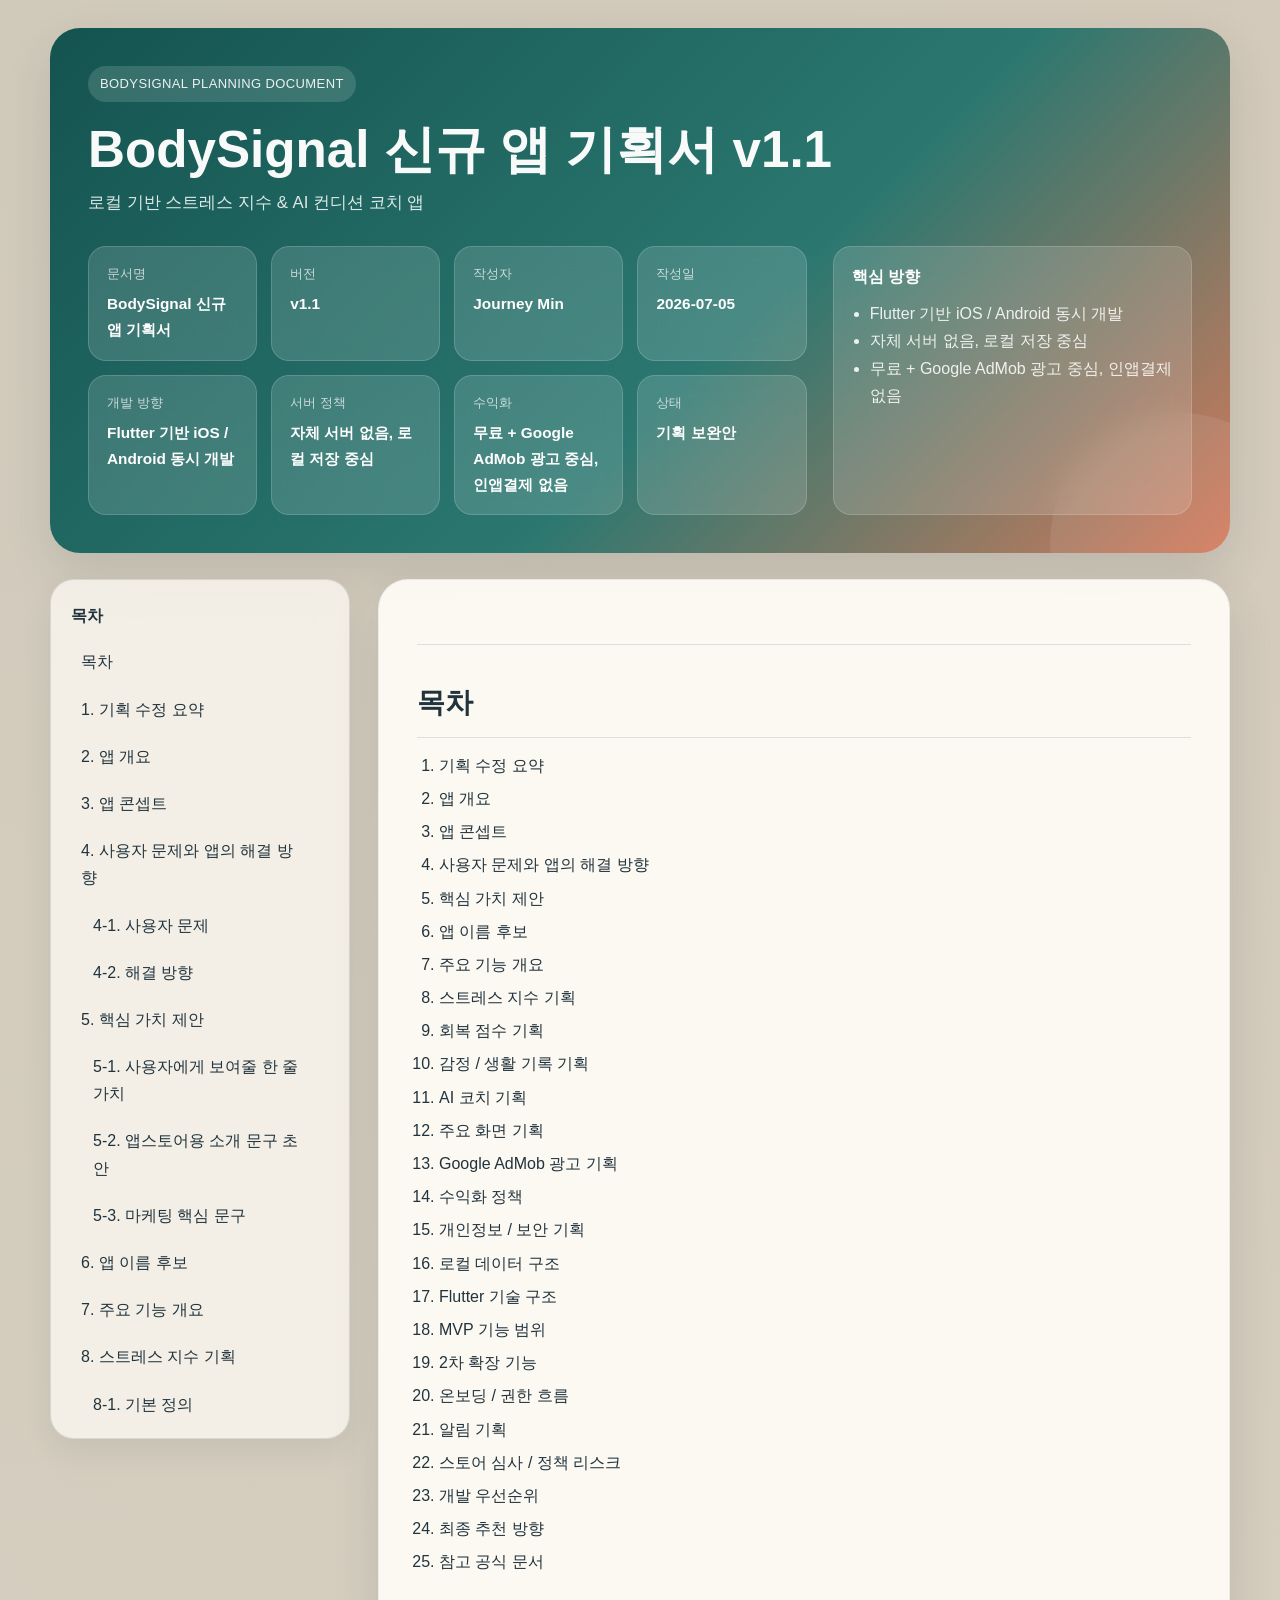
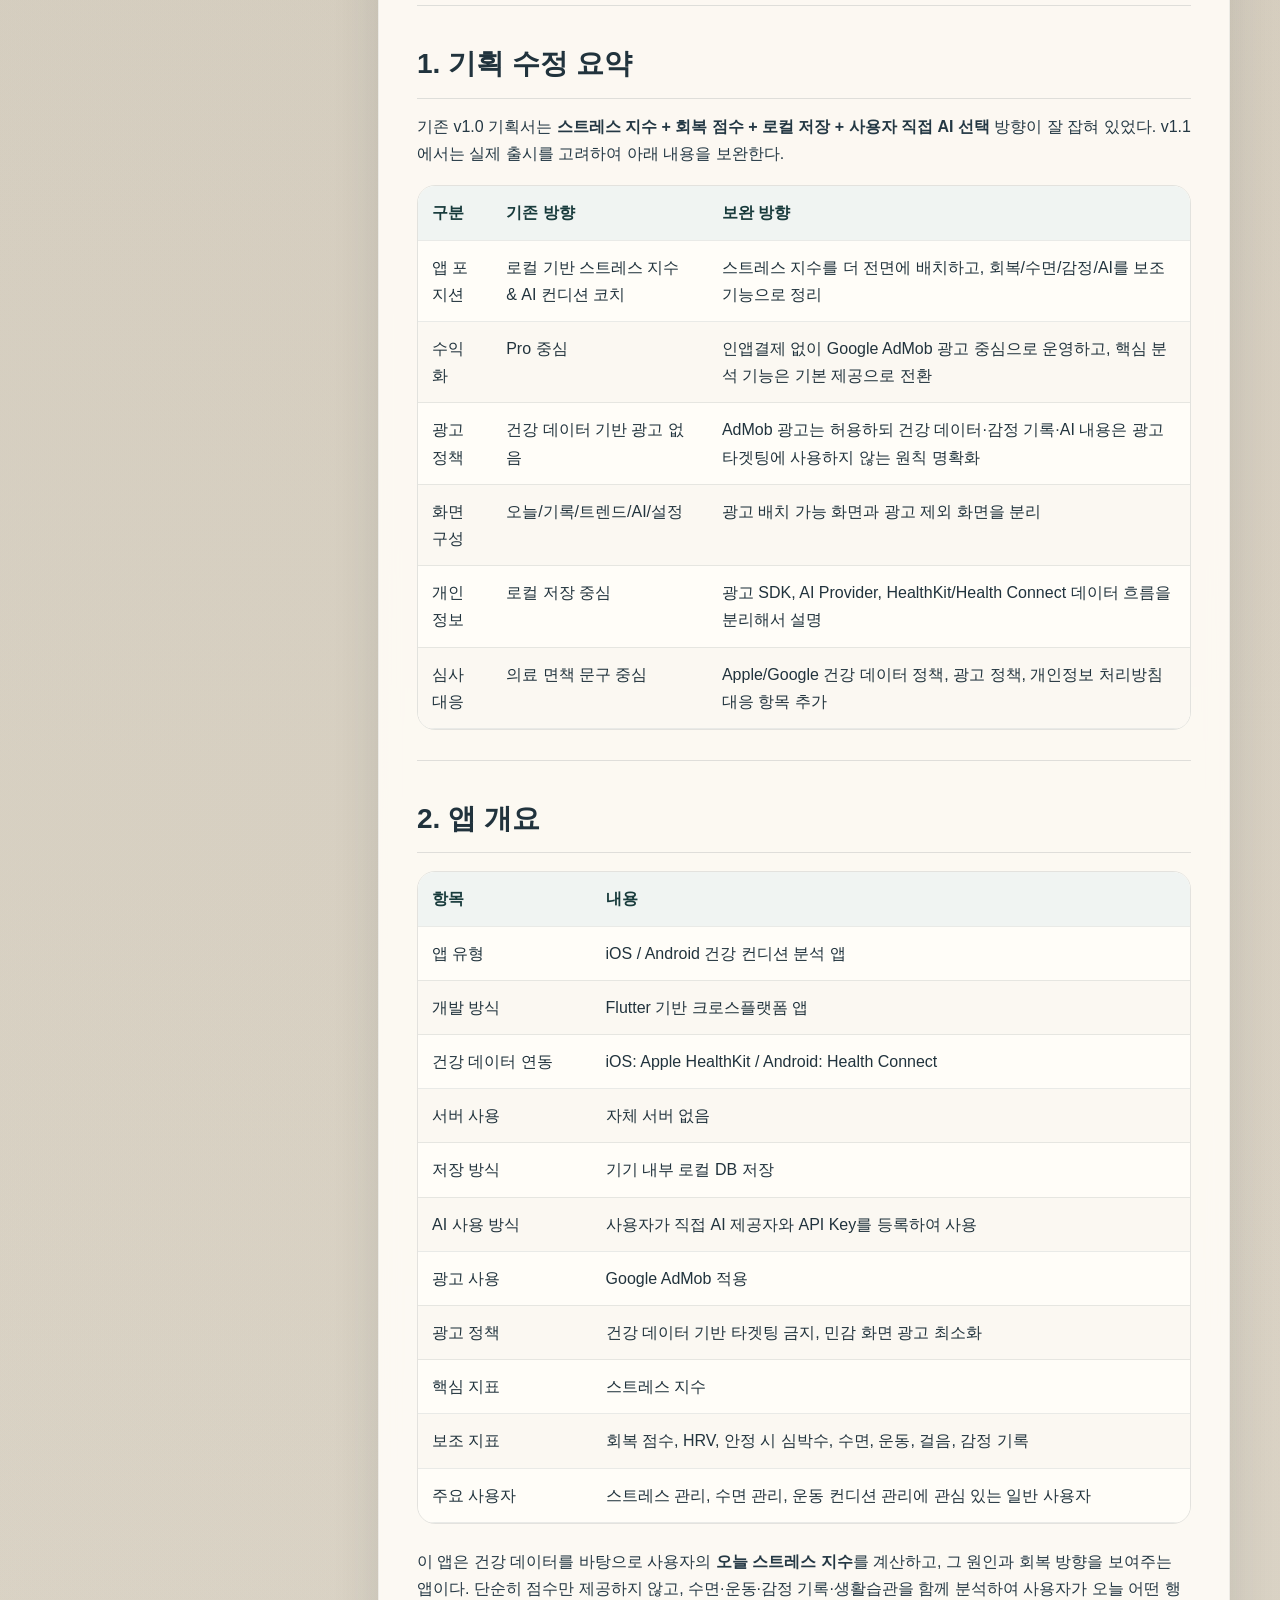
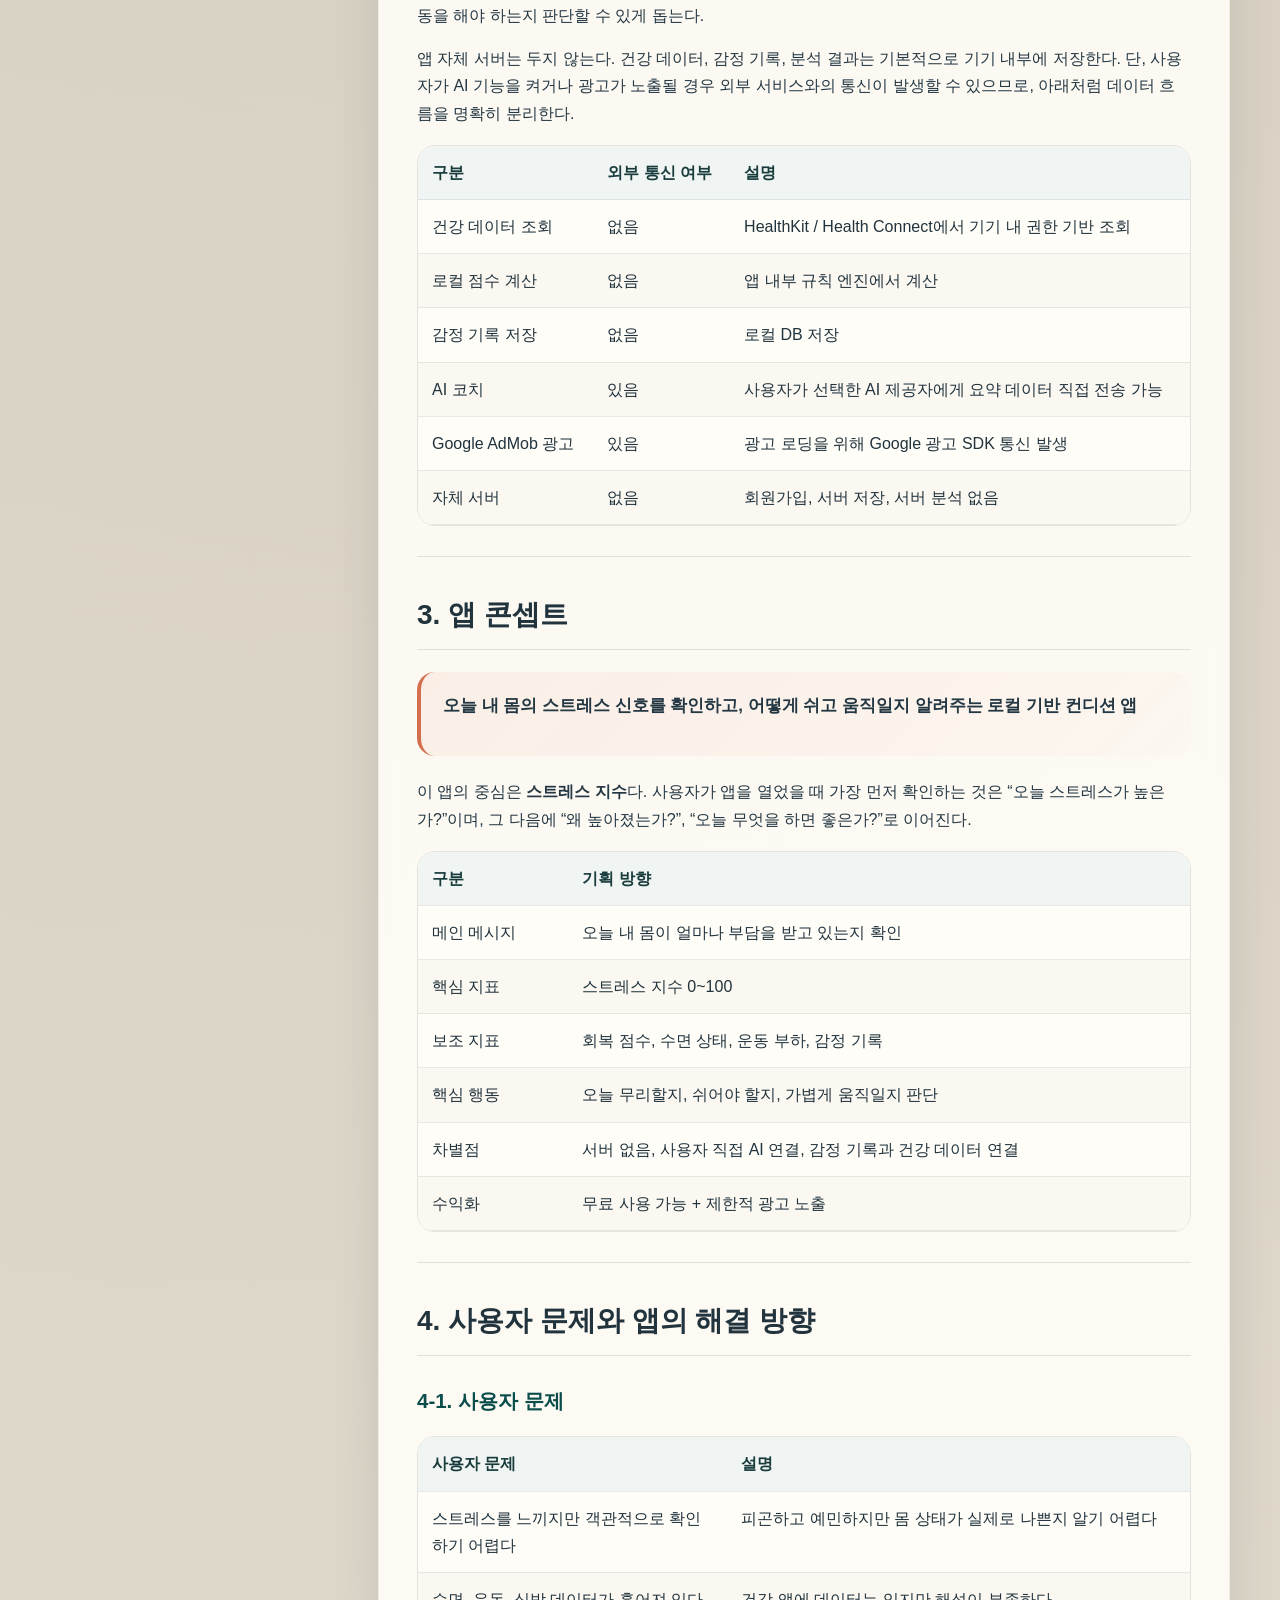
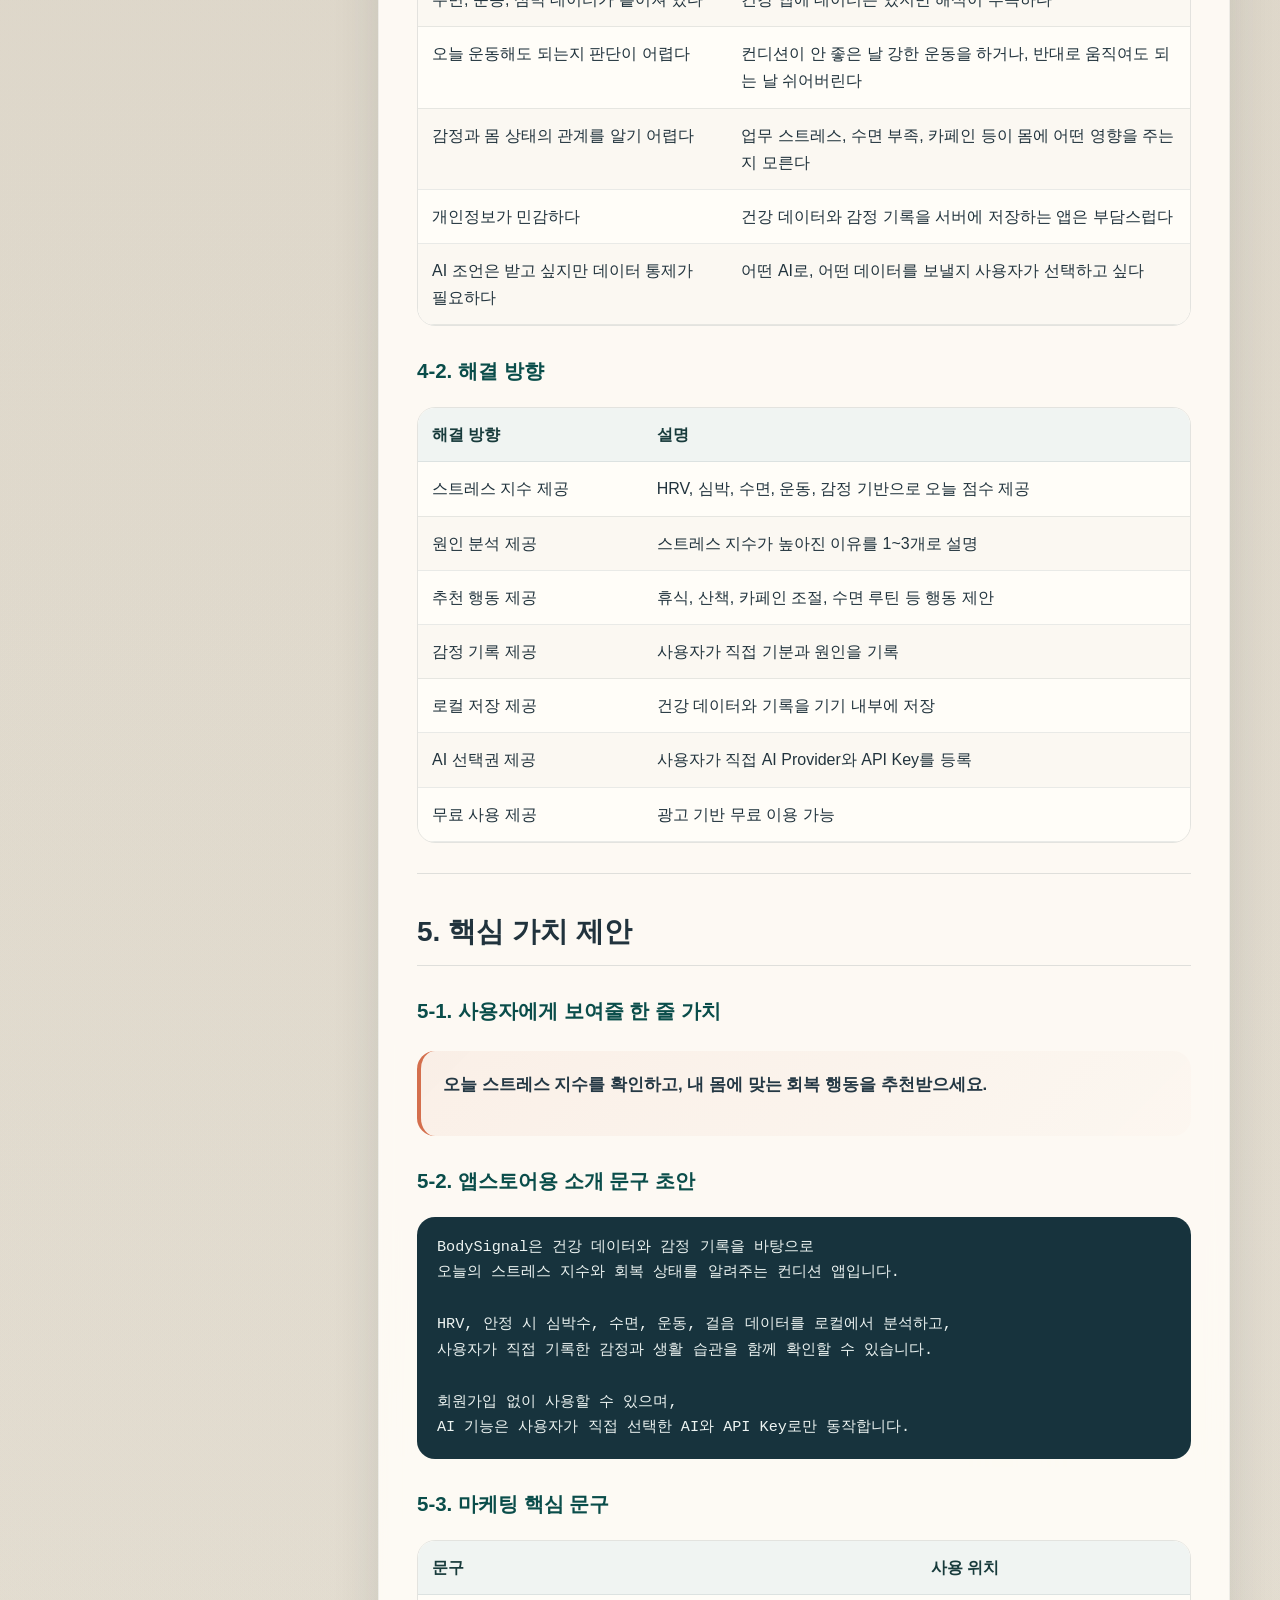
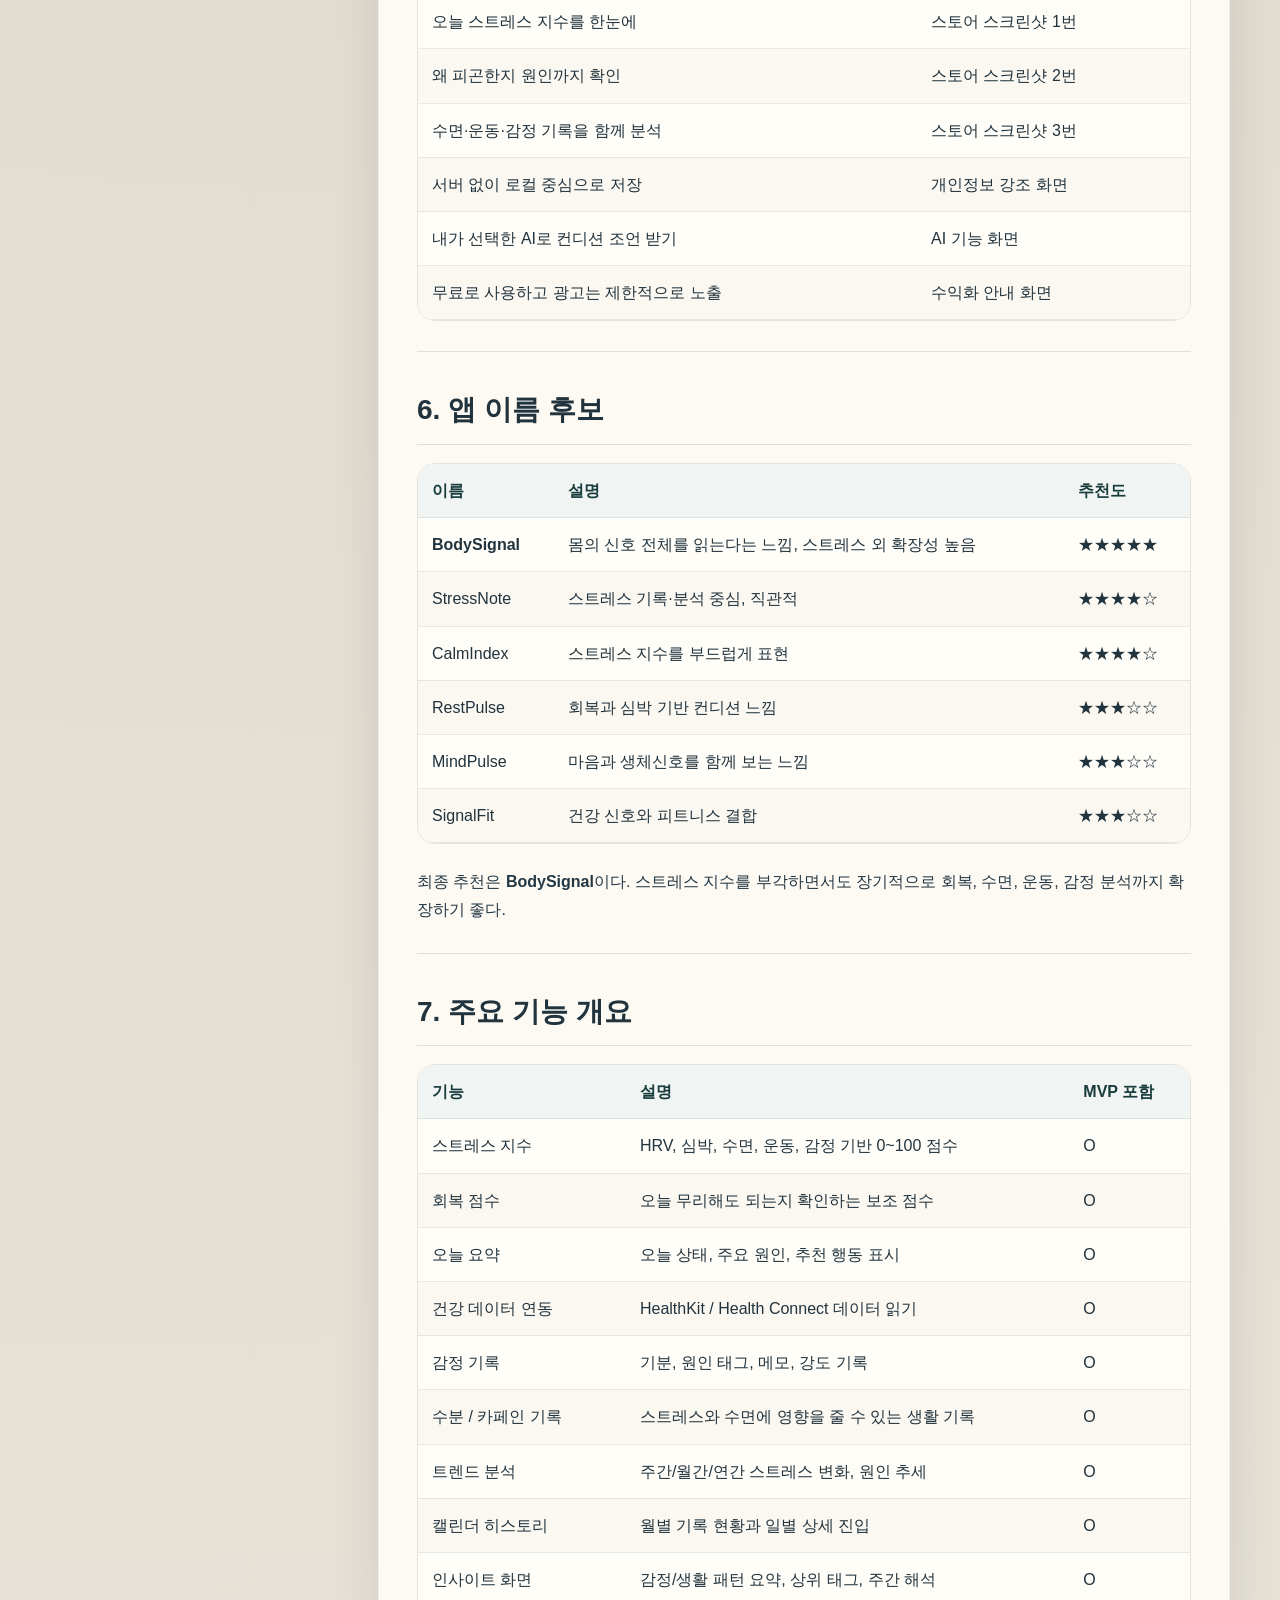
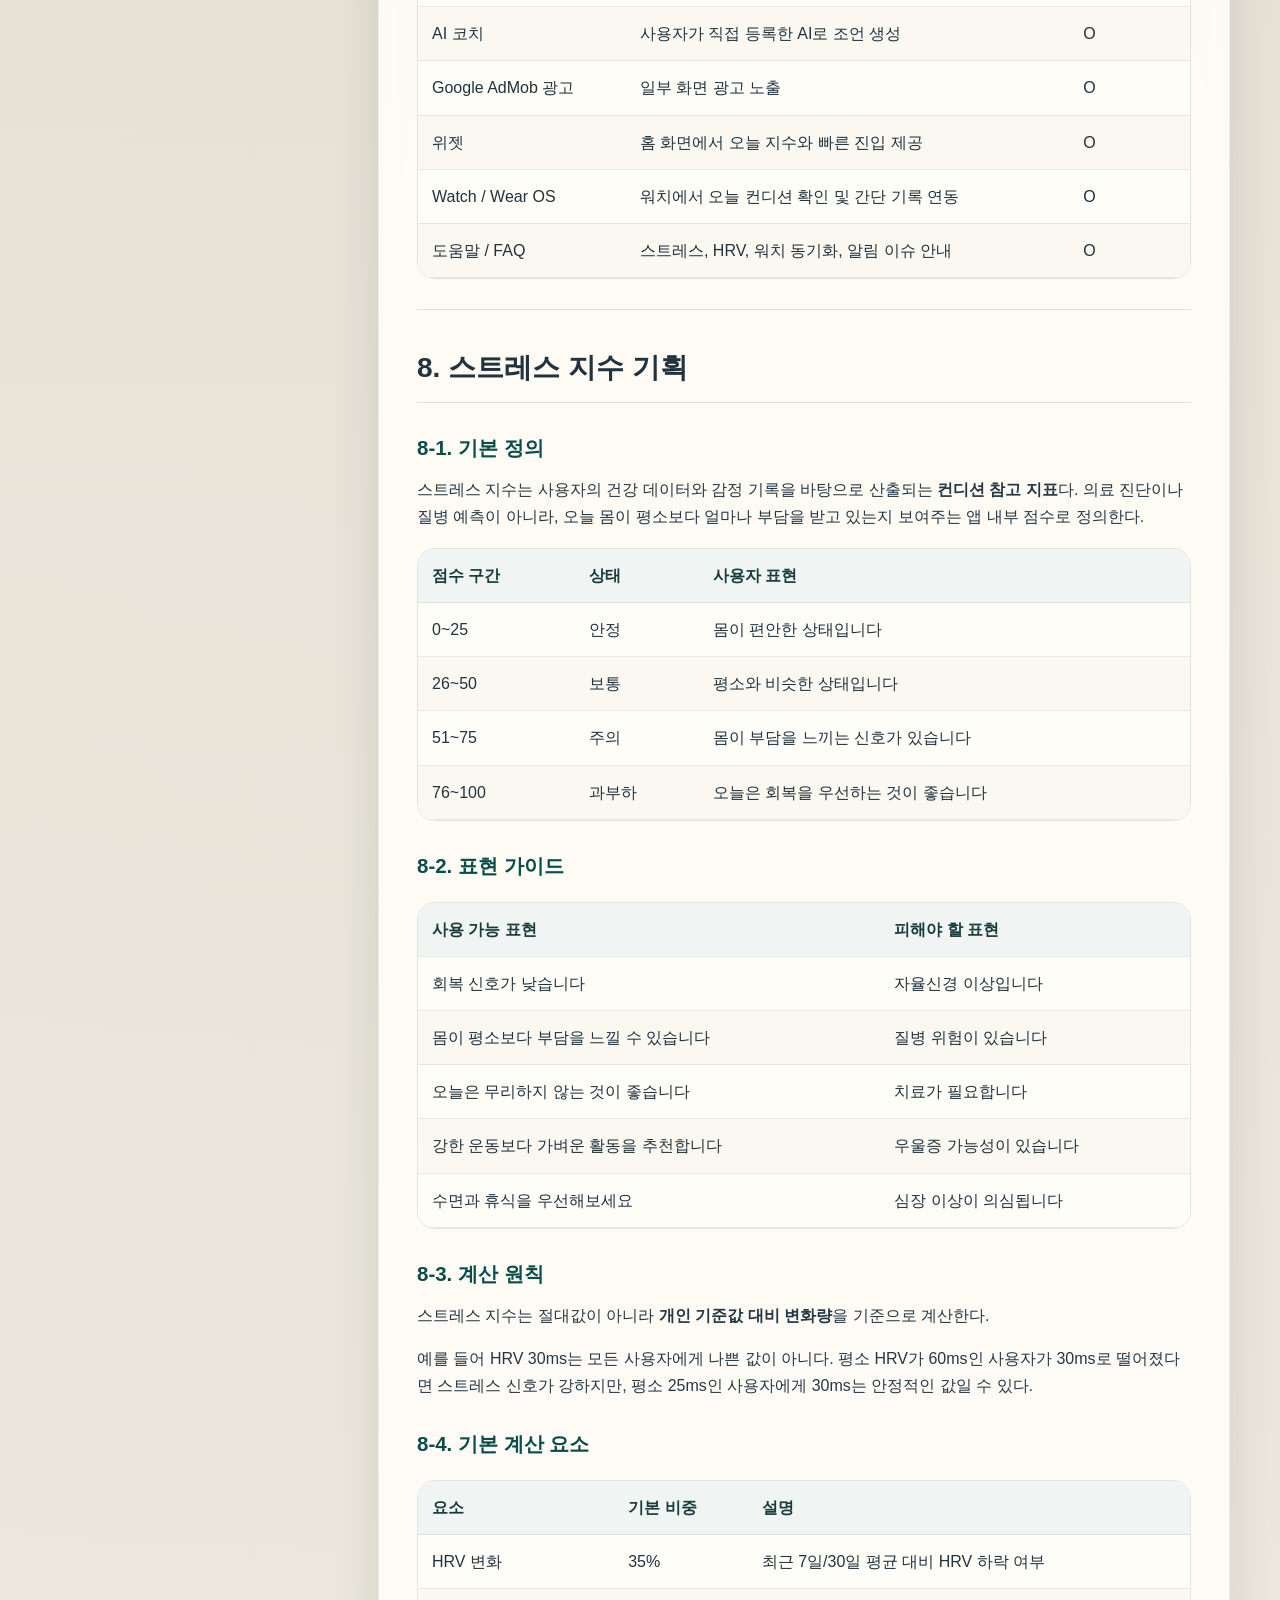
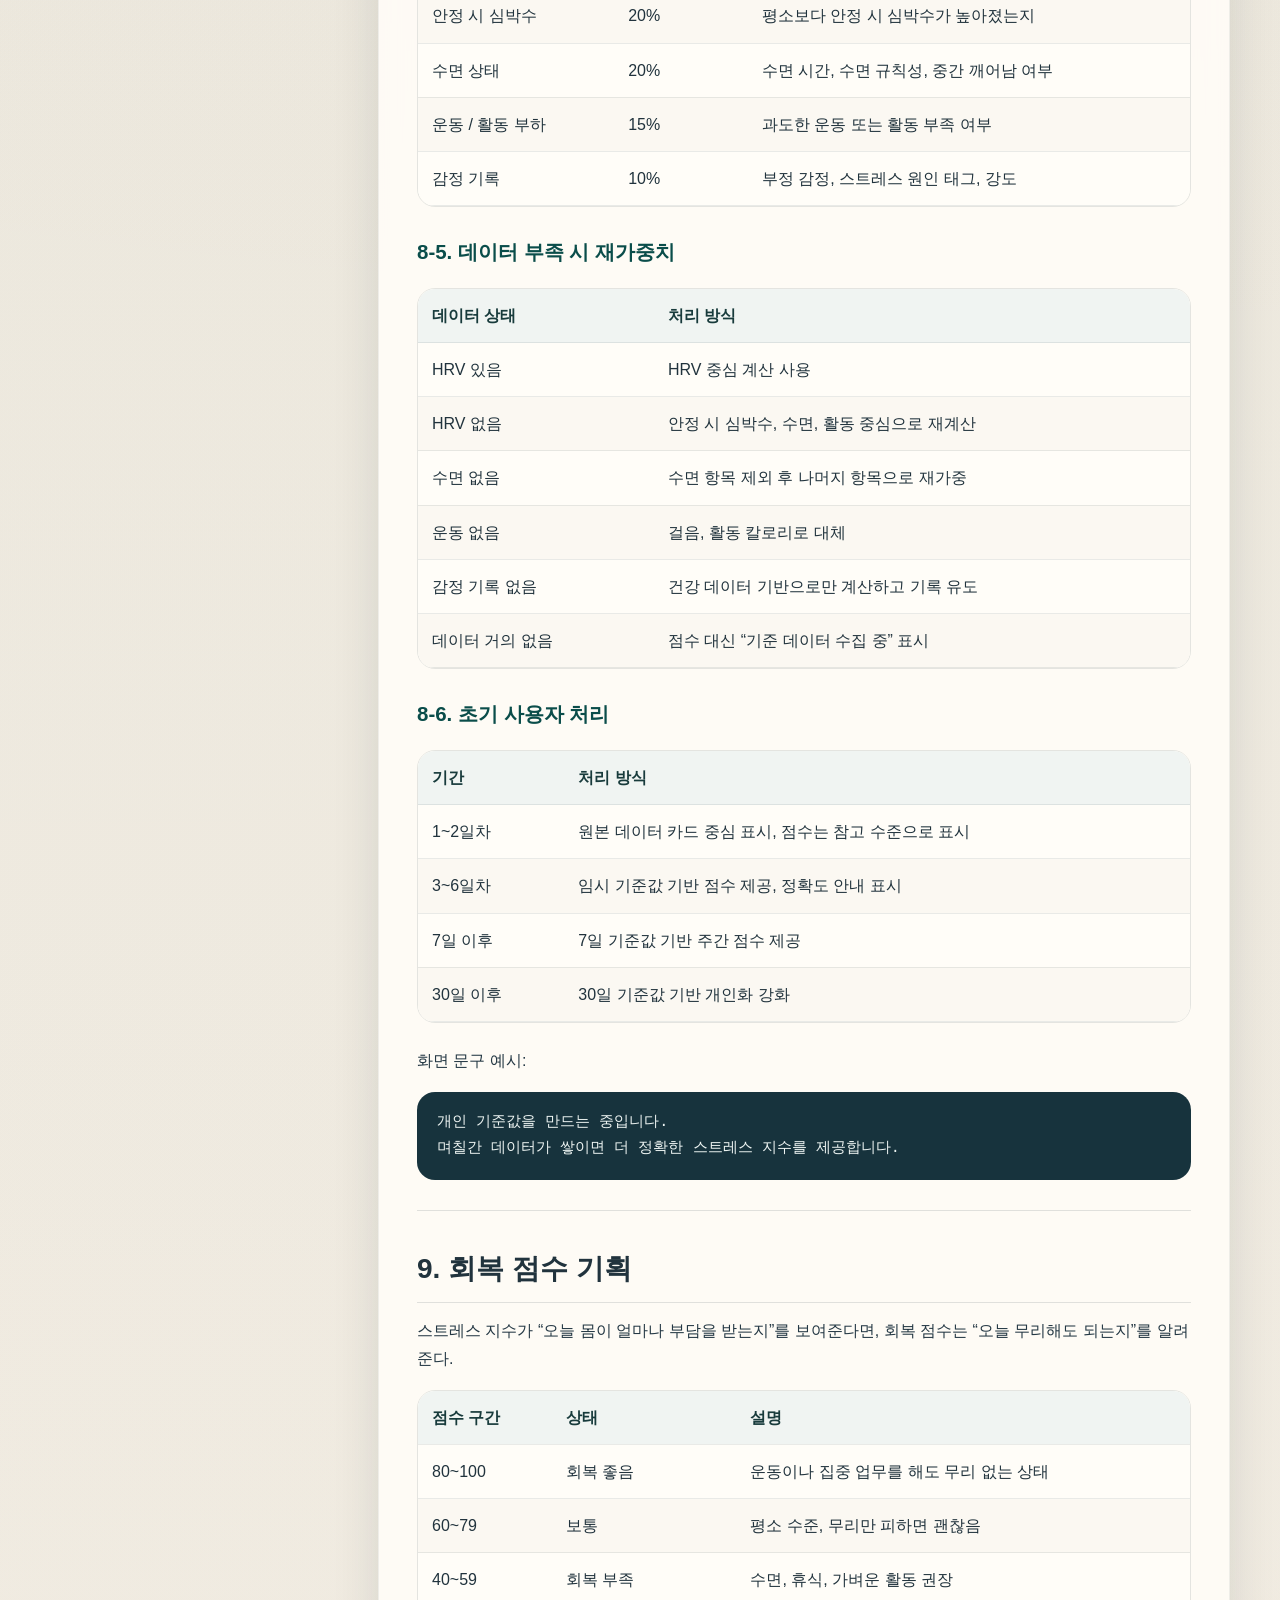
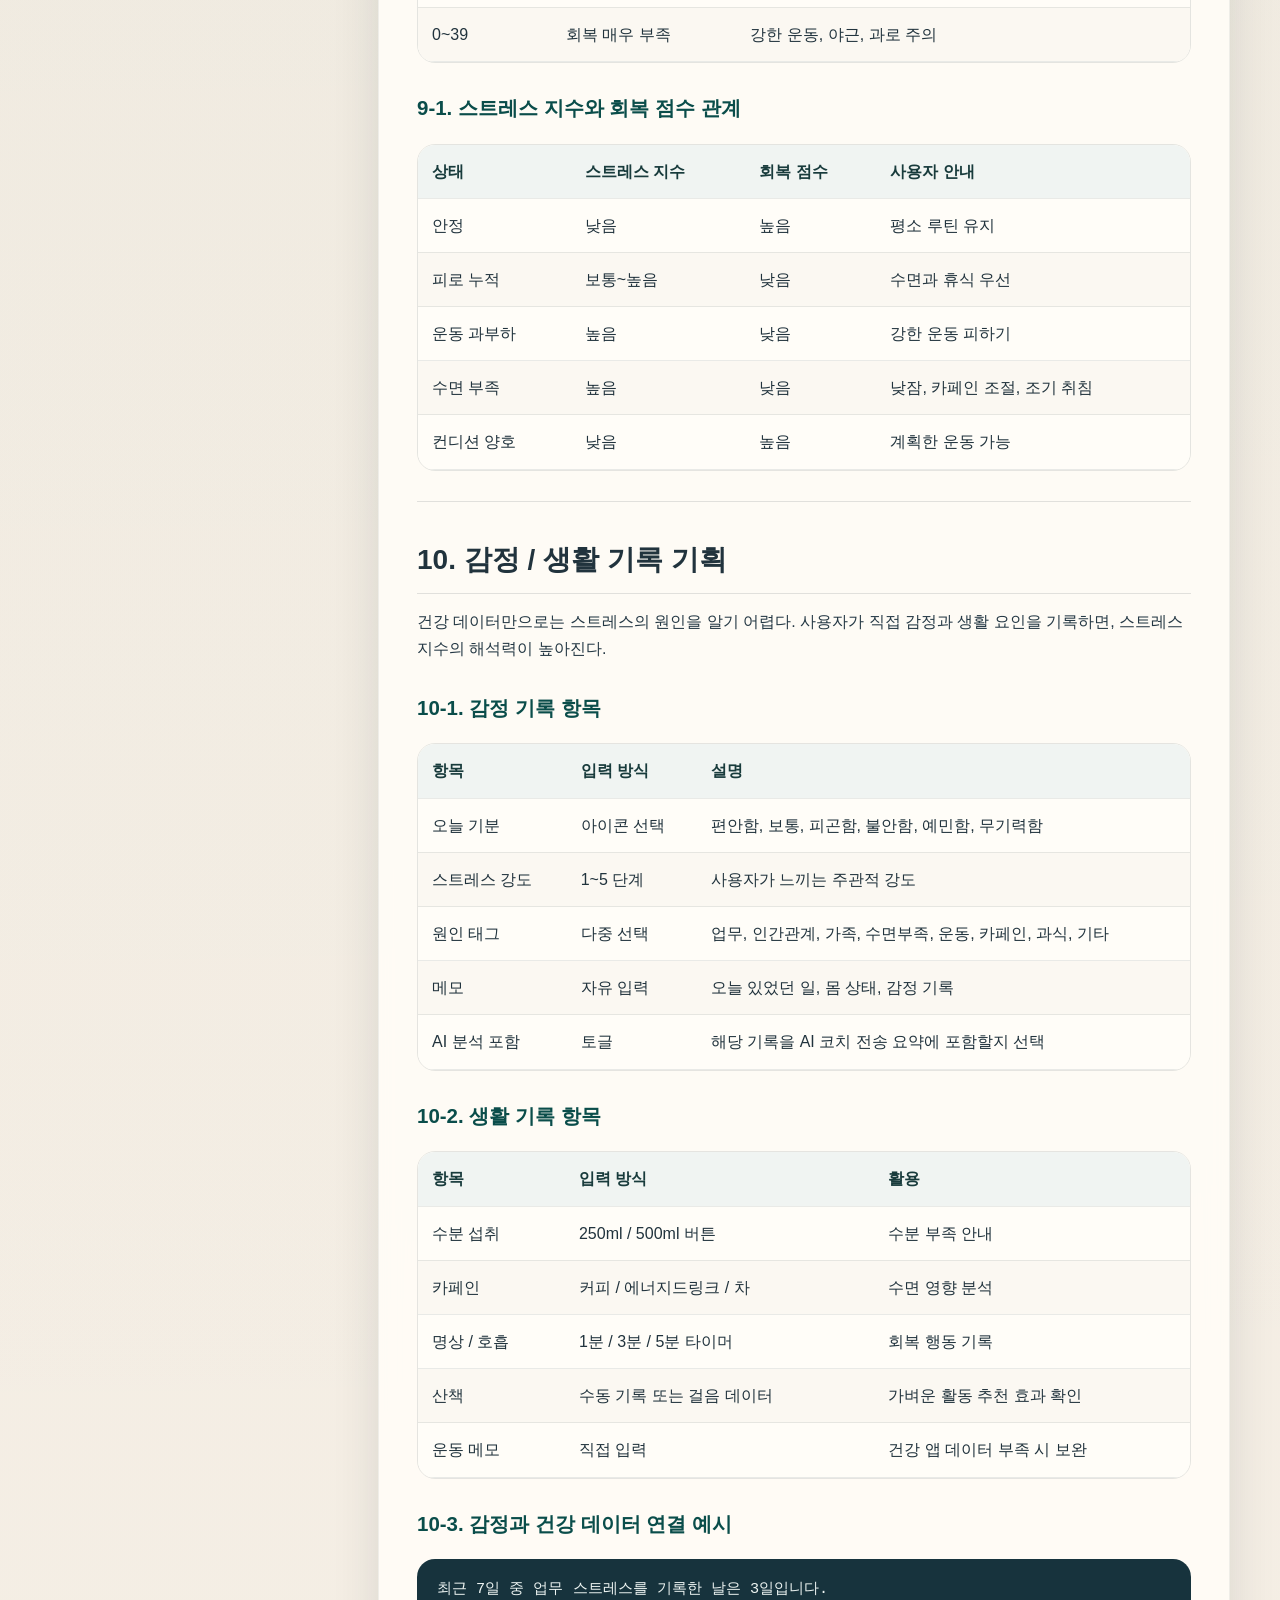
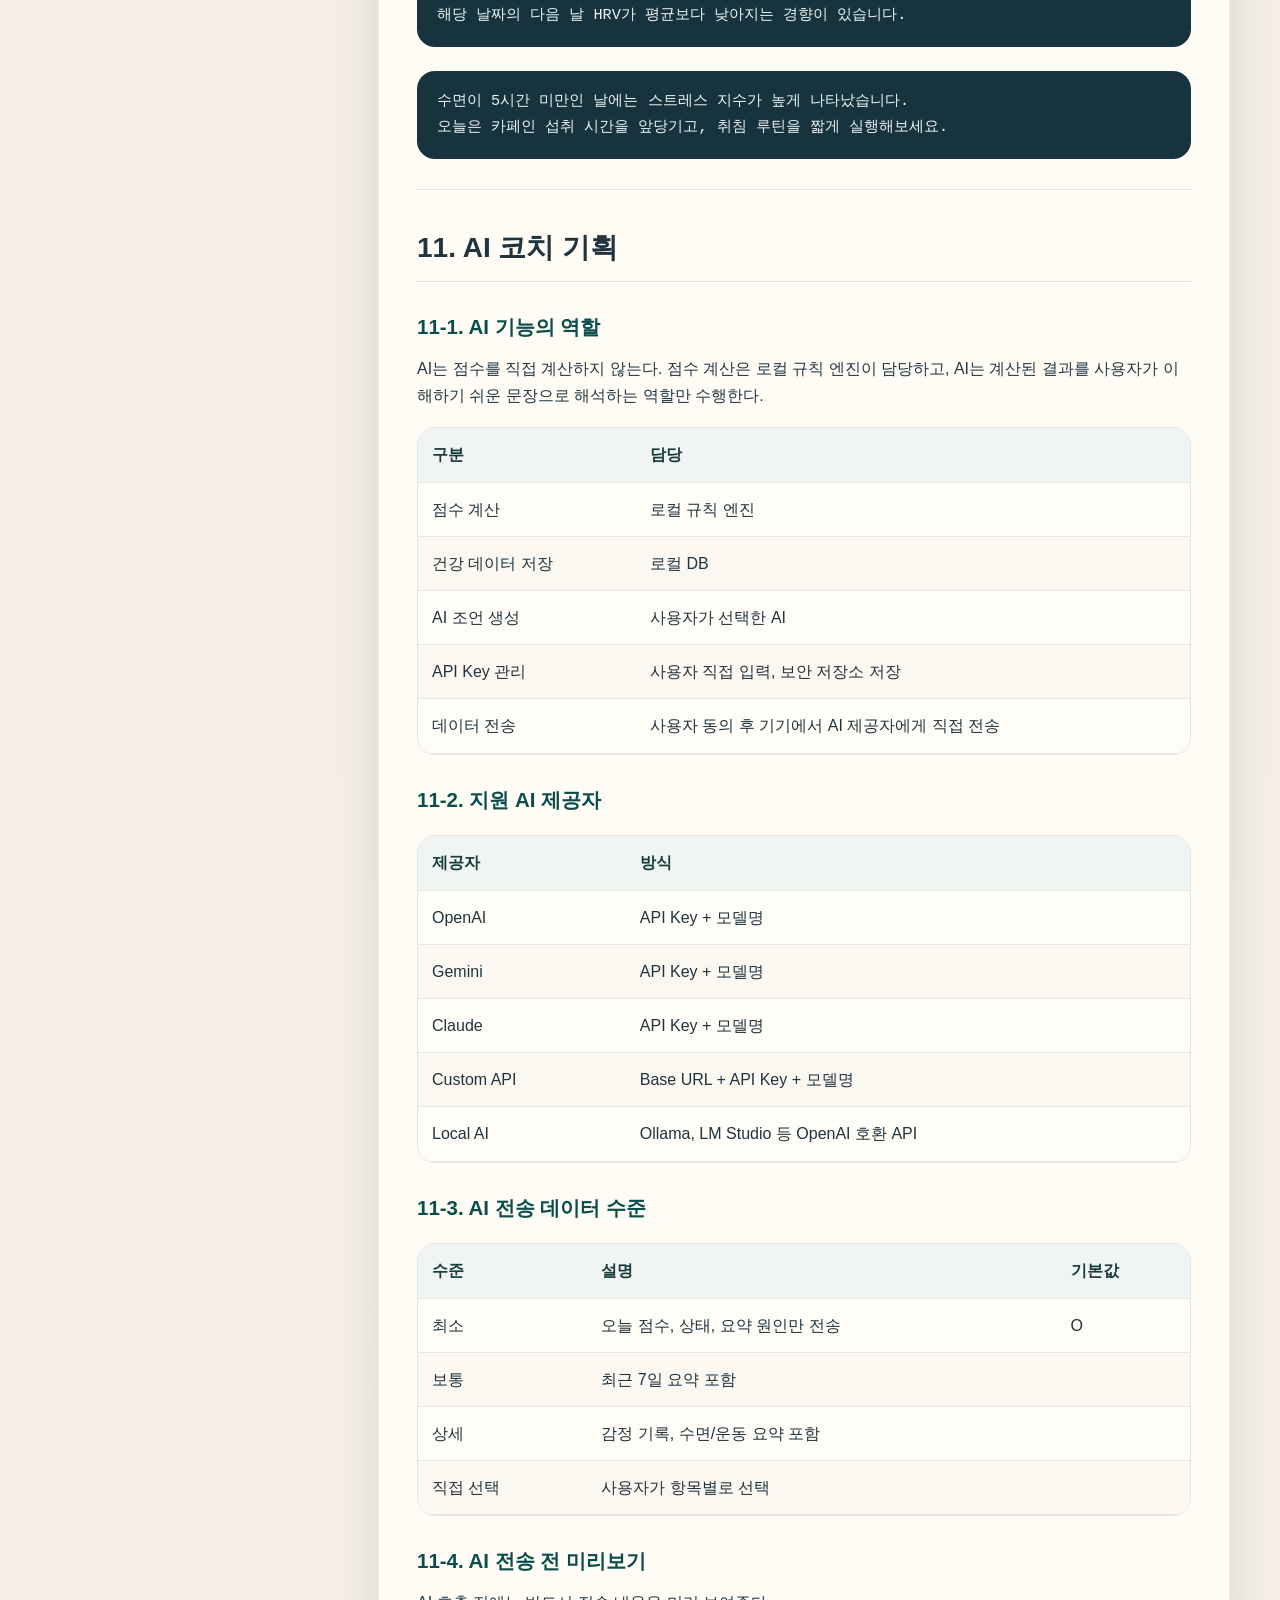
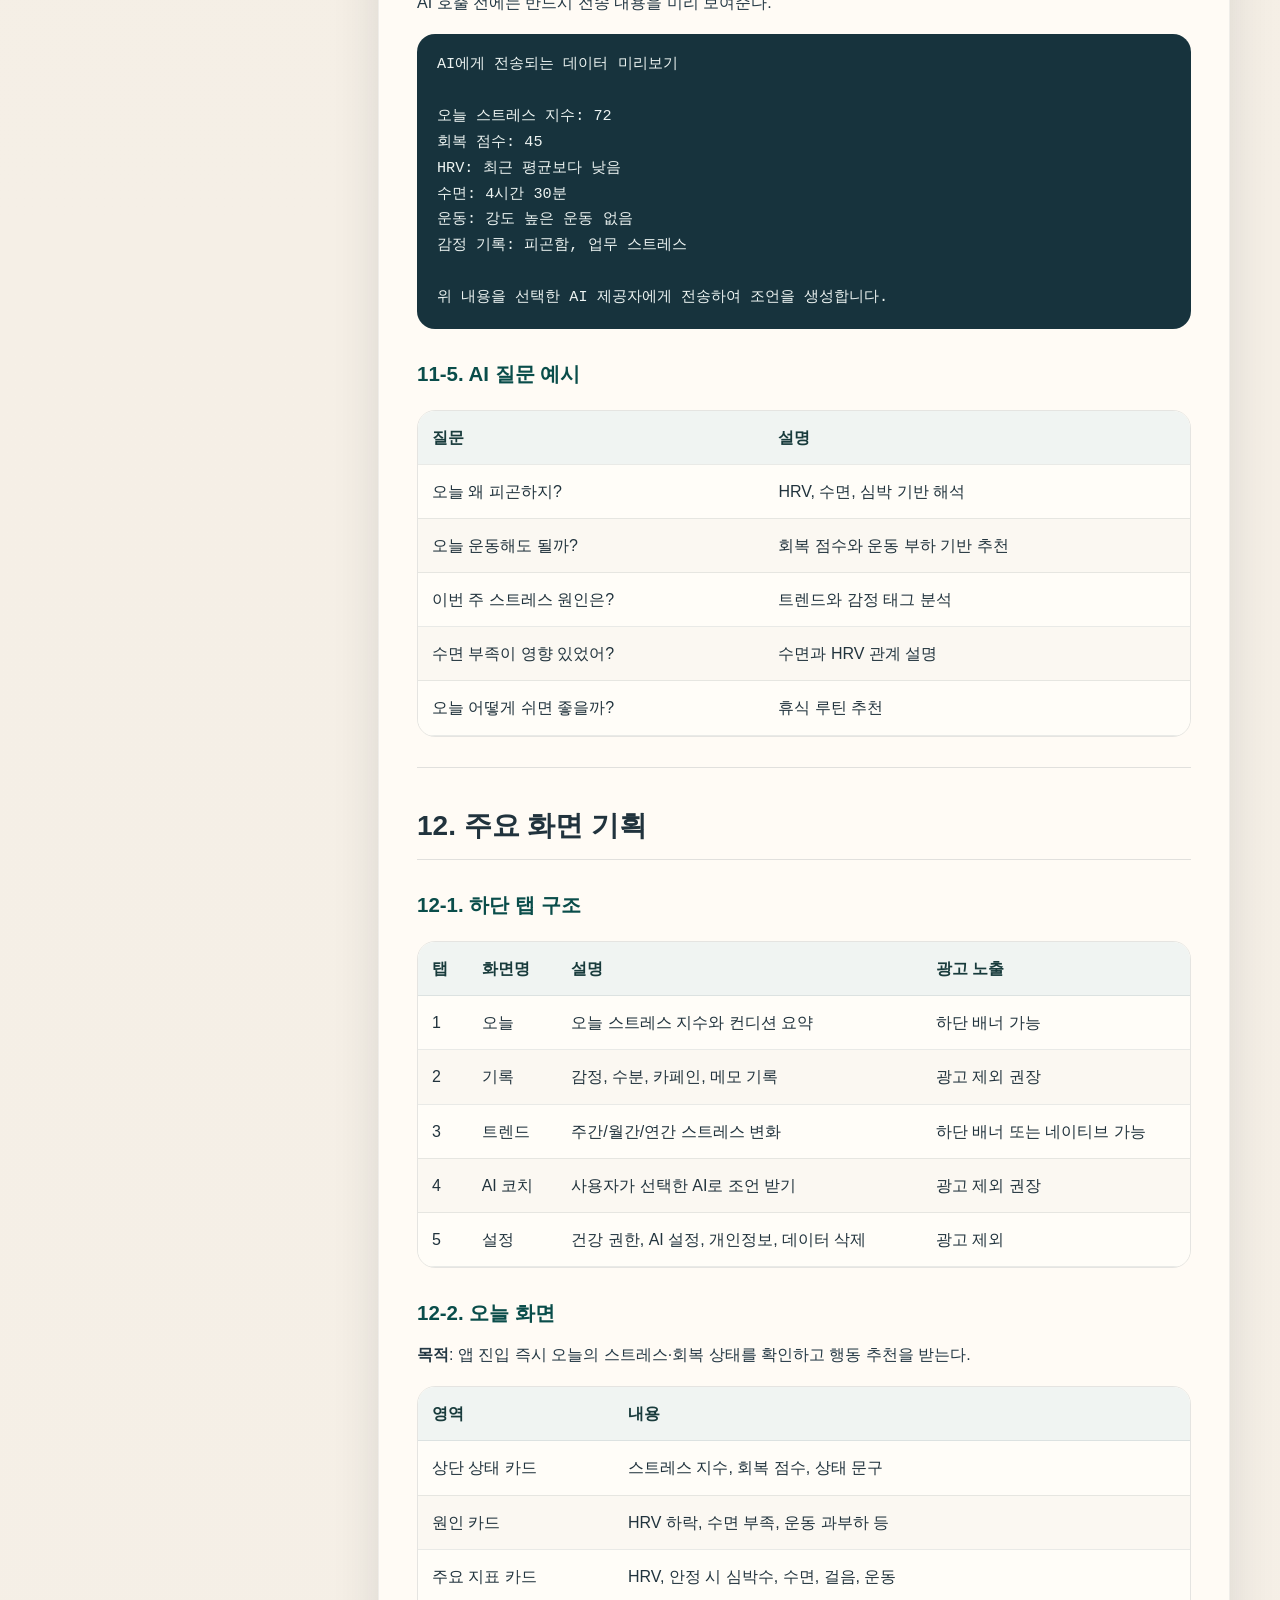
<file: BodySignal_1.html>
<!DOCTYPE html>
<html lang="ko">
<head>
  <meta charset="utf-8">
  <meta name="viewport" content="width=device-width, initial-scale=1">
  <title>BodySignal 신규 앱 기획서 v1.1</title>
  <style>
    :root { --bg: #f5efe6; --paper: rgba(255, 252, 247, 0.92); --line: rgba(43, 63, 74, 0.14); --text: #21333d; --muted: #60707a; --accent: #0e6b68; --accent-soft: rgba(14, 107, 104, 0.1); --accent-strong: #0a4d4a; --warm: #d46f4d; --shadow: 0 18px 48px rgba(23, 41, 53, 0.12); --content-width: 1180px; }
    * { box-sizing: border-box; } html { scroll-behavior: smooth; }
    body { margin: 0; font-family: "Pretendard", "Apple SD Gothic Neo", "Noto Sans KR", sans-serif; color: var(--text); background: radial-gradient(circle at top left, rgba(14, 107, 104, 0.12), transparent 28%), radial-gradient(circle at top right, rgba(212, 111, 77, 0.14), transparent 22%), linear-gradient(180deg, #efe6d8 0%, var(--bg) 32%, #f7f3ec 100%); line-height: 1.7; }
    a { color: var(--accent-strong); text-decoration: none; } a:hover { text-decoration: underline; }
    .shell { width: min(calc(100% - 32px), var(--content-width)); margin: 28px auto 60px; }
    .hero { position: relative; overflow: hidden; padding: 38px; border-radius: 30px; background: linear-gradient(135deg, rgba(10, 77, 74, 0.95), rgba(20, 108, 102, 0.88) 58%, rgba(212, 111, 77, 0.88)); color: #f8faf9; box-shadow: var(--shadow); }
    .hero::after { content: ""; position: absolute; inset: auto -80px -120px auto; width: 260px; height: 260px; background: rgba(255, 255, 255, 0.08); border-radius: 50%; }
    .eyebrow { display: inline-flex; align-items: center; gap: 8px; padding: 7px 12px; border-radius: 999px; background: rgba(255,255,255,0.14); color: rgba(255,255,255,0.9); font-size: 13px; letter-spacing: 0.03em; text-transform: uppercase; }
    .hero h1 { margin: 18px 0 10px; font-size: clamp(2.1rem, 4vw, 3.4rem); line-height: 1.16; } .hero p { margin: 0; max-width: 780px; color: rgba(248,250,249,0.88); font-size: 1.05rem; }
    .hero-grid { display: grid; grid-template-columns: 2fr 1fr; gap: 26px; margin-top: 28px; position: relative; z-index: 1; } .meta-grid { display: grid; grid-template-columns: repeat(auto-fit, minmax(160px, 1fr)); gap: 14px; }
    .meta-card, .summary-card { padding: 16px 18px; border-radius: 18px; background: rgba(255,255,255,0.14); border: 1px solid rgba(255,255,255,0.16); backdrop-filter: blur(12px); }
    .meta-label { display: block; margin-bottom: 6px; font-size: 0.82rem; color: rgba(248,250,249,0.75); } .meta-card strong { display: block; font-size: 0.96rem; color: #fff; } .summary-card h2 { margin: 0 0 10px; font-size: 1rem; color: #fff; } .summary-card ul { margin: 0; padding-left: 18px; color: rgba(248,250,249,0.92); }
    .layout { display: grid; grid-template-columns: 300px minmax(0, 1fr); gap: 28px; align-items: start; margin-top: 26px; }
    aside { position: sticky; top: 20px; max-height: calc(100vh - 40px); overflow-y: auto; overscroll-behavior: contain; scrollbar-gutter: stable; padding: 22px 20px; border-radius: 24px; background: rgba(255, 252, 247, 0.72); border: 1px solid var(--line); backdrop-filter: blur(14px); box-shadow: 0 12px 30px rgba(26, 42, 52, 0.08); }
    aside h2 { margin: 0 0 12px; font-size: 1rem; } .toc { list-style: none; padding: 0 4px 0 0; margin: 0; } .toc li + li { margin-top: 6px; } .toc-level-3 { padding-left: 12px; } .toc a { display: block; padding: 7px 10px; border-radius: 12px; color: var(--text); } .toc a:hover { background: var(--accent-soft); text-decoration: none; }
    .content { padding: 34px 38px; border-radius: 30px; background: var(--paper); border: 1px solid rgba(59, 80, 89, 0.08); box-shadow: var(--shadow); backdrop-filter: blur(10px); }
    .content h2, .content h3, .content h4 { scroll-margin-top: 24px; } .content h2 { margin: 34px 0 14px; padding-bottom: 10px; border-bottom: 1px solid var(--line); font-size: 1.75rem; } .content h3 { margin: 28px 0 10px; font-size: 1.28rem; color: var(--accent-strong); } .content h4 { margin: 24px 0 8px; font-size: 1.06rem; }
    .content p { margin: 0 0 16px; color: #243844; } .content ol, .content ul { margin: 0 0 18px; padding-left: 22px; } .content li { margin-bottom: 6px; } .content hr { border: 0; border-top: 1px solid var(--line); margin: 30px 0; }
    .table-wrap { overflow-x: auto; margin: 18px 0 24px; border-radius: 18px; border: 1px solid rgba(41, 69, 79, 0.12); } table { width: 100%; border-collapse: collapse; background: #fffdf8; min-width: 640px; } th, td { padding: 13px 14px; border-bottom: 1px solid rgba(41, 69, 79, 0.1); vertical-align: top; text-align: left; } th { background: #f0f4f2; color: #183b3c; font-weight: 700; } tbody tr:nth-child(even) td { background: #fbf8f2; }
    blockquote { margin: 22px 0; padding: 20px 22px; border-left: 4px solid var(--warm); background: linear-gradient(135deg, rgba(212,111,77,0.08), rgba(212,111,77,0.02)); border-radius: 18px; } blockquote p { margin: 0; font-size: 1.05rem; }
    pre { margin: 18px 0 24px; padding: 18px 20px; overflow-x: auto; border-radius: 18px; background: #17333d; color: #edf4f2; } code { font-family: "SFMono-Regular", "Consolas", monospace; font-size: 0.95em; background: rgba(18,85,82,0.08); padding: 2px 6px; border-radius: 6px; } pre code { background: transparent; padding: 0; border-radius: 0; color: inherit; }
    @media (max-width: 980px) { .hero-grid, .layout { grid-template-columns: 1fr; } aside { position: static; order: -1; max-height: none; overflow: visible; } .content { padding: 28px 20px; } .hero { padding: 28px 22px; } }
    @media (max-width: 640px) { .shell { width: min(calc(100% - 18px), var(--content-width)); margin-top: 14px; } .content h2 { font-size: 1.45rem; } .content h3 { font-size: 1.18rem; } th, td { padding: 11px 12px; } .toc a { padding: 8px 0; } }
  </style>
</head>
<body><div class="shell"><header class="hero"><span class="eyebrow">BodySignal Planning Document</span><h1>BodySignal 신규 앱 기획서 v1.1</h1><p>로컬 기반 스트레스 지수 &amp; AI 컨디션 코치 앱</p><div class="hero-grid"><div class="meta-grid"><div class="meta-card"><span class="meta-label">문서명</span><strong>BodySignal 신규 앱 기획서</strong></div><div class="meta-card"><span class="meta-label">버전</span><strong>v1.1</strong></div><div class="meta-card"><span class="meta-label">작성자</span><strong>Journey Min</strong></div><div class="meta-card"><span class="meta-label">작성일</span><strong>2026-07-05</strong></div><div class="meta-card"><span class="meta-label">개발 방향</span><strong>Flutter 기반 iOS / Android 동시 개발</strong></div><div class="meta-card"><span class="meta-label">서버 정책</span><strong>자체 서버 없음, 로컬 저장 중심</strong></div><div class="meta-card"><span class="meta-label">수익화</span><strong>무료 + Google AdMob 광고 중심, 인앱결제 없음</strong></div><div class="meta-card"><span class="meta-label">상태</span><strong>기획 보완안</strong></div></div><section class="summary-card"><h2>핵심 방향</h2><ul><li>Flutter 기반 iOS / Android 동시 개발</li><li>자체 서버 없음, 로컬 저장 중심</li><li>무료 + Google AdMob 광고 중심, 인앱결제 없음</li></ul></section></div></header><div class="layout"><aside><h2>목차</h2><ul class="toc"><li class="toc-level-2"><a href="#목차">목차</a></li><li class="toc-level-2"><a href="#1-기획-수정-요약">1. 기획 수정 요약</a></li><li class="toc-level-2"><a href="#2-앱-개요">2. 앱 개요</a></li><li class="toc-level-2"><a href="#3-앱-콘셉트">3. 앱 콘셉트</a></li><li class="toc-level-2"><a href="#4-사용자-문제와-앱의-해결-방향">4. 사용자 문제와 앱의 해결 방향</a></li><li class="toc-level-3"><a href="#4-1-사용자-문제">4-1. 사용자 문제</a></li><li class="toc-level-3"><a href="#4-2-해결-방향">4-2. 해결 방향</a></li><li class="toc-level-2"><a href="#5-핵심-가치-제안">5. 핵심 가치 제안</a></li><li class="toc-level-3"><a href="#5-1-사용자에게-보여줄-한-줄-가치">5-1. 사용자에게 보여줄 한 줄 가치</a></li><li class="toc-level-3"><a href="#5-2-앱스토어용-소개-문구-초안">5-2. 앱스토어용 소개 문구 초안</a></li><li class="toc-level-3"><a href="#5-3-마케팅-핵심-문구">5-3. 마케팅 핵심 문구</a></li><li class="toc-level-2"><a href="#6-앱-이름-후보">6. 앱 이름 후보</a></li><li class="toc-level-2"><a href="#7-주요-기능-개요">7. 주요 기능 개요</a></li><li class="toc-level-2"><a href="#8-스트레스-지수-기획">8. 스트레스 지수 기획</a></li><li class="toc-level-3"><a href="#8-1-기본-정의">8-1. 기본 정의</a></li><li class="toc-level-3"><a href="#8-2-표현-가이드">8-2. 표현 가이드</a></li><li class="toc-level-3"><a href="#8-3-계산-원칙">8-3. 계산 원칙</a></li><li class="toc-level-3"><a href="#8-4-기본-계산-요소">8-4. 기본 계산 요소</a></li><li class="toc-level-3"><a href="#8-5-데이터-부족-시-재가중치">8-5. 데이터 부족 시 재가중치</a></li><li class="toc-level-3"><a href="#8-6-초기-사용자-처리">8-6. 초기 사용자 처리</a></li><li class="toc-level-2"><a href="#9-회복-점수-기획">9. 회복 점수 기획</a></li><li class="toc-level-3"><a href="#9-1-스트레스-지수와-회복-점수-관계">9-1. 스트레스 지수와 회복 점수 관계</a></li><li class="toc-level-2"><a href="#10-감정-생활-기록-기획">10. 감정 / 생활 기록 기획</a></li><li class="toc-level-3"><a href="#10-1-감정-기록-항목">10-1. 감정 기록 항목</a></li><li class="toc-level-3"><a href="#10-2-생활-기록-항목">10-2. 생활 기록 항목</a></li><li class="toc-level-3"><a href="#10-3-감정과-건강-데이터-연결-예시">10-3. 감정과 건강 데이터 연결 예시</a></li><li class="toc-level-2"><a href="#11-ai-코치-기획">11. AI 코치 기획</a></li><li class="toc-level-3"><a href="#11-1-ai-기능의-역할">11-1. AI 기능의 역할</a></li><li class="toc-level-3"><a href="#11-2-지원-ai-제공자">11-2. 지원 AI 제공자</a></li><li class="toc-level-3"><a href="#11-3-ai-전송-데이터-수준">11-3. AI 전송 데이터 수준</a></li><li class="toc-level-3"><a href="#11-4-ai-전송-전-미리보기">11-4. AI 전송 전 미리보기</a></li><li class="toc-level-3"><a href="#11-5-ai-질문-예시">11-5. AI 질문 예시</a></li><li class="toc-level-2"><a href="#12-주요-화면-기획">12. 주요 화면 기획</a></li><li class="toc-level-3"><a href="#12-1-하단-탭-구조">12-1. 하단 탭 구조</a></li><li class="toc-level-3"><a href="#12-2-오늘-화면">12-2. 오늘 화면</a></li><li class="toc-level-3"><a href="#12-3-기록-화면">12-3. 기록 화면</a></li><li class="toc-level-3"><a href="#12-4-트렌드-화면">12-4. 트렌드 화면</a></li><li class="toc-level-3"><a href="#12-5-ai-코치-화면">12-5. AI 코치 화면</a></li><li class="toc-level-3"><a href="#12-6-설정-화면">12-6. 설정 화면</a></li><li class="toc-level-3"><a href="#12-7-벤치마크-화면에서-가져올-패턴">12-7. 벤치마크 화면에서 가져올 패턴</a></li><li class="toc-level-3"><a href="#12-8-오늘-화면-상세-흐름">12-8. 오늘 화면 상세 흐름</a></li><li class="toc-level-3"><a href="#12-9-트렌드-화면-상세">12-9. 트렌드 화면 상세</a></li><li class="toc-level-3"><a href="#12-10-인사이트-화면-기획">12-10. 인사이트 화면 기획</a></li><li class="toc-level-3"><a href="#12-11-캘린더-기록-화면-기획">12-11. 캘린더 기록 화면 기획</a></li><li class="toc-level-3"><a href="#12-12-위젯-기획">12-12. 위젯 기획</a></li><li class="toc-level-3"><a href="#12-13-watch-wear-os-기획">12-13. Watch / Wear OS 기획</a></li><li class="toc-level-3"><a href="#12-14-설정-faq-화면-상세">12-14. 설정 / FAQ 화면 상세</a></li><li class="toc-level-2"><a href="#13-google-admob-광고-기획">13. Google AdMob 광고 기획</a></li><li class="toc-level-3"><a href="#13-1-광고-도입-목적">13-1. 광고 도입 목적</a></li><li class="toc-level-3"><a href="#13-2-광고-적용-원칙">13-2. 광고 적용 원칙</a></li><li class="toc-level-3"><a href="#13-3-광고-형식별-적용-방안">13-3. 광고 형식별 적용 방안</a></li><li class="toc-level-3"><a href="#13-4-화면별-광고-배치-정책">13-4. 화면별 광고 배치 정책</a></li><li class="toc-level-3"><a href="#13-5-광고와-건강-데이터-분리-원칙">13-5. 광고와 건강 데이터 분리 원칙</a></li><li class="toc-level-3"><a href="#13-6-기본-광고-정책">13-6. 기본 광고 정책</a></li><li class="toc-level-3"><a href="#13-7-광고-동의-개인정보-안내-문구">13-7. 광고 동의 / 개인정보 안내 문구</a></li><li class="toc-level-3"><a href="#13-8-광고-ux-가이드">13-8. 광고 UX 가이드</a></li><li class="toc-level-3"><a href="#13-9-admob-구현-메모">13-9. AdMob 구현 메모</a></li><li class="toc-level-3"><a href="#13-10-광고-기능-mvp-범위">13-10. 광고 기능 MVP 범위</a></li><li class="toc-level-2"><a href="#14-수익화-정책">14. 수익화 정책</a></li><li class="toc-level-3"><a href="#14-1-기본-수익화-모델">14-1. 기본 수익화 모델</a></li><li class="toc-level-3"><a href="#14-2-무료-기능">14-2. 무료 기능</a></li><li class="toc-level-3"><a href="#14-3-제외-항목">14-3. 제외 항목</a></li><li class="toc-level-3"><a href="#14-4-수익화-운영-방향">14-4. 수익화 운영 방향</a></li><li class="toc-level-2"><a href="#15-개인정보-보안-기획">15. 개인정보 / 보안 기획</a></li><li class="toc-level-3"><a href="#15-1-개인정보-원칙">15-1. 개인정보 원칙</a></li><li class="toc-level-3"><a href="#15-2-개인정보-안내-문구">15-2. 개인정보 안내 문구</a></li><li class="toc-level-3"><a href="#15-3-의료-고지-문구">15-3. 의료 고지 문구</a></li><li class="toc-level-2"><a href="#16-로컬-데이터-구조">16. 로컬 데이터 구조</a></li><li class="toc-level-3"><a href="#16-1-주요-테이블-후보">16-1. 주요 테이블 후보</a></li><li class="toc-level-3"><a href="#16-2-api-key-저장-원칙">16-2. API Key 저장 원칙</a></li><li class="toc-level-2"><a href="#17-flutter-기술-구조">17. Flutter 기술 구조</a></li><li class="toc-level-3"><a href="#17-1-추천-기술-스택">17-1. 추천 기술 스택</a></li><li class="toc-level-3"><a href="#17-2-앱-구조">17-2. 앱 구조</a></li><li class="toc-level-3"><a href="#17-3-광고-모듈-분리">17-3. 광고 모듈 분리</a></li><li class="toc-level-2"><a href="#18-mvp-기능-범위">18. MVP 기능 범위</a></li><li class="toc-level-2"><a href="#19-2차-확장-기능">19. 2차 확장 기능</a></li><li class="toc-level-2"><a href="#20-온보딩-권한-흐름">20. 온보딩 / 권한 흐름</a></li><li class="toc-level-3"><a href="#20-1-온보딩-단계">20-1. 온보딩 단계</a></li><li class="toc-level-3"><a href="#20-2-권한-요청-문구-예시">20-2. 권한 요청 문구 예시</a></li><li class="toc-level-2"><a href="#21-알림-기획">21. 알림 기획</a></li><li class="toc-level-3"><a href="#21-1-알림-유형">21-1. 알림 유형</a></li><li class="toc-level-3"><a href="#21-2-알림-문구-예시">21-2. 알림 문구 예시</a></li><li class="toc-level-2"><a href="#22-스토어-심사-정책-리스크">22. 스토어 심사 / 정책 리스크</a></li><li class="toc-level-2"><a href="#23-개발-우선순위">23. 개발 우선순위</a></li><li class="toc-level-3"><a href="#23-1-1차-개발-순서">23-1. 1차 개발 순서</a></li><li class="toc-level-3"><a href="#23-2-1인-개발-예상-일정">23-2. 1인 개발 예상 일정</a></li><li class="toc-level-2"><a href="#24-최종-추천-방향">24. 최종 추천 방향</a></li><li class="toc-level-3"><a href="#24-1-최종-앱-정의">24-1. 최종 앱 정의</a></li><li class="toc-level-3"><a href="#24-2-핵심-기능-6개">24-2. 핵심 기능 6개</a></li><li class="toc-level-3"><a href="#24-3-수익화-핵심">24-3. 수익화 핵심</a></li><li class="toc-level-3"><a href="#24-4-기획-요약">24-4. 기획 요약</a></li><li class="toc-level-2"><a href="#25-참고-공식-문서">25. 참고 공식 문서</a></li></ul></aside><main class="content"><hr><h2 id="목차">목차</h2><ol><li>기획 수정 요약</li><li>앱 개요</li><li>앱 콘셉트</li><li>사용자 문제와 앱의 해결 방향</li><li>핵심 가치 제안</li><li>앱 이름 후보</li><li>주요 기능 개요</li><li>스트레스 지수 기획</li><li>회복 점수 기획</li><li>감정 / 생활 기록 기획</li><li>AI 코치 기획</li><li>주요 화면 기획</li><li>Google AdMob 광고 기획</li><li>수익화 정책</li><li>개인정보 / 보안 기획</li><li>로컬 데이터 구조</li><li>Flutter 기술 구조</li><li>MVP 기능 범위</li><li>2차 확장 기능</li><li>온보딩 / 권한 흐름</li><li>알림 기획</li><li>스토어 심사 / 정책 리스크</li><li>개발 우선순위</li><li>최종 추천 방향</li><li>참고 공식 문서</li></ol><hr><h2 id="1-기획-수정-요약">1. 기획 수정 요약</h2><p>기존 v1.0 기획서는 <strong>스트레스 지수 + 회복 점수 + 로컬 저장 + 사용자 직접 AI 선택</strong> 방향이 잘 잡혀 있었다. v1.1에서는 실제 출시를 고려하여 아래 내용을 보완한다.</p><div class="table-wrap"><table><thead><tr><th>구분</th><th>기존 방향</th><th>보완 방향</th></tr></thead><tbody><tr><td>앱 포지션</td><td>로컬 기반 스트레스 지수 &amp; AI 컨디션 코치</td><td>스트레스 지수를 더 전면에 배치하고, 회복/수면/감정/AI를 보조 기능으로 정리</td></tr><tr><td>수익화</td><td>Pro 중심</td><td>인앱결제 없이 Google AdMob 광고 중심으로 운영하고, 핵심 분석 기능은 기본 제공으로 전환</td></tr><tr><td>광고 정책</td><td>건강 데이터 기반 광고 없음</td><td>AdMob 광고는 허용하되 건강 데이터·감정 기록·AI 내용은 광고 타겟팅에 사용하지 않는 원칙 명확화</td></tr><tr><td>화면 구성</td><td>오늘/기록/트렌드/AI/설정</td><td>광고 배치 가능 화면과 광고 제외 화면을 분리</td></tr><tr><td>개인정보</td><td>로컬 저장 중심</td><td>광고 SDK, AI Provider, HealthKit/Health Connect 데이터 흐름을 분리해서 설명</td></tr><tr><td>심사 대응</td><td>의료 면책 문구 중심</td><td>Apple/Google 건강 데이터 정책, 광고 정책, 개인정보 처리방침 대응 항목 추가</td></tr></tbody></table></div><hr><h2 id="2-앱-개요">2. 앱 개요</h2><div class="table-wrap"><table><thead><tr><th>항목</th><th>내용</th></tr></thead><tbody><tr><td>앱 유형</td><td>iOS / Android 건강 컨디션 분석 앱</td></tr><tr><td>개발 방식</td><td>Flutter 기반 크로스플랫폼 앱</td></tr><tr><td>건강 데이터 연동</td><td>iOS: Apple HealthKit / Android: Health Connect</td></tr><tr><td>서버 사용</td><td>자체 서버 없음</td></tr><tr><td>저장 방식</td><td>기기 내부 로컬 DB 저장</td></tr><tr><td>AI 사용 방식</td><td>사용자가 직접 AI 제공자와 API Key를 등록하여 사용</td></tr><tr><td>광고 사용</td><td>Google AdMob 적용</td></tr><tr><td>광고 정책</td><td>건강 데이터 기반 타겟팅 금지, 민감 화면 광고 최소화</td></tr><tr><td>핵심 지표</td><td>스트레스 지수</td></tr><tr><td>보조 지표</td><td>회복 점수, HRV, 안정 시 심박수, 수면, 운동, 걸음, 감정 기록</td></tr><tr><td>주요 사용자</td><td>스트레스 관리, 수면 관리, 운동 컨디션 관리에 관심 있는 일반 사용자</td></tr></tbody></table></div><p>이 앱은 건강 데이터를 바탕으로 사용자의 <strong>오늘 스트레스 지수</strong>를 계산하고, 그 원인과 회복 방향을 보여주는 앱이다. 단순히 점수만 제공하지 않고, 수면·운동·감정 기록·생활습관을 함께 분석하여 사용자가 오늘 어떤 행동을 해야 하는지 판단할 수 있게 돕는다.</p><p>앱 자체 서버는 두지 않는다. 건강 데이터, 감정 기록, 분석 결과는 기본적으로 기기 내부에 저장한다. 단, 사용자가 AI 기능을 켜거나 광고가 노출될 경우 외부 서비스와의 통신이 발생할 수 있으므로, 아래처럼 데이터 흐름을 명확히 분리한다.</p><div class="table-wrap"><table><thead><tr><th>구분</th><th>외부 통신 여부</th><th>설명</th></tr></thead><tbody><tr><td>건강 데이터 조회</td><td>없음</td><td>HealthKit / Health Connect에서 기기 내 권한 기반 조회</td></tr><tr><td>로컬 점수 계산</td><td>없음</td><td>앱 내부 규칙 엔진에서 계산</td></tr><tr><td>감정 기록 저장</td><td>없음</td><td>로컬 DB 저장</td></tr><tr><td>AI 코치</td><td>있음</td><td>사용자가 선택한 AI 제공자에게 요약 데이터 직접 전송 가능</td></tr><tr><td>Google AdMob 광고</td><td>있음</td><td>광고 로딩을 위해 Google 광고 SDK 통신 발생</td></tr><tr><td>자체 서버</td><td>없음</td><td>회원가입, 서버 저장, 서버 분석 없음</td></tr></tbody></table></div><hr><h2 id="3-앱-콘셉트">3. 앱 콘셉트</h2><blockquote><p><strong>오늘 내 몸의 스트레스 신호를 확인하고, 어떻게 쉬고 움직일지 알려주는 로컬 기반 컨디션 앱</strong></p></blockquote><p>이 앱의 중심은 <strong>스트레스 지수</strong>다. 사용자가 앱을 열었을 때 가장 먼저 확인하는 것은 “오늘 스트레스가 높은가?”이며, 그 다음에 “왜 높아졌는가?”, “오늘 무엇을 하면 좋은가?”로 이어진다.</p><div class="table-wrap"><table><thead><tr><th>구분</th><th>기획 방향</th></tr></thead><tbody><tr><td>메인 메시지</td><td>오늘 내 몸이 얼마나 부담을 받고 있는지 확인</td></tr><tr><td>핵심 지표</td><td>스트레스 지수 0~100</td></tr><tr><td>보조 지표</td><td>회복 점수, 수면 상태, 운동 부하, 감정 기록</td></tr><tr><td>핵심 행동</td><td>오늘 무리할지, 쉬어야 할지, 가볍게 움직일지 판단</td></tr><tr><td>차별점</td><td>서버 없음, 사용자 직접 AI 연결, 감정 기록과 건강 데이터 연결</td></tr><tr><td>수익화</td><td>무료 사용 가능 + 제한적 광고 노출</td></tr></tbody></table></div><hr><h2 id="4-사용자-문제와-앱의-해결-방향">4. 사용자 문제와 앱의 해결 방향</h2><h3 id="4-1-사용자-문제">4-1. 사용자 문제</h3><div class="table-wrap"><table><thead><tr><th>사용자 문제</th><th>설명</th></tr></thead><tbody><tr><td>스트레스를 느끼지만 객관적으로 확인하기 어렵다</td><td>피곤하고 예민하지만 몸 상태가 실제로 나쁜지 알기 어렵다</td></tr><tr><td>수면, 운동, 심박 데이터가 흩어져 있다</td><td>건강 앱에 데이터는 있지만 해석이 부족하다</td></tr><tr><td>오늘 운동해도 되는지 판단이 어렵다</td><td>컨디션이 안 좋은 날 강한 운동을 하거나, 반대로 움직여도 되는 날 쉬어버린다</td></tr><tr><td>감정과 몸 상태의 관계를 알기 어렵다</td><td>업무 스트레스, 수면 부족, 카페인 등이 몸에 어떤 영향을 주는지 모른다</td></tr><tr><td>개인정보가 민감하다</td><td>건강 데이터와 감정 기록을 서버에 저장하는 앱은 부담스럽다</td></tr><tr><td>AI 조언은 받고 싶지만 데이터 통제가 필요하다</td><td>어떤 AI로, 어떤 데이터를 보낼지 사용자가 선택하고 싶다</td></tr></tbody></table></div><h3 id="4-2-해결-방향">4-2. 해결 방향</h3><div class="table-wrap"><table><thead><tr><th>해결 방향</th><th>설명</th></tr></thead><tbody><tr><td>스트레스 지수 제공</td><td>HRV, 심박, 수면, 운동, 감정 기반으로 오늘 점수 제공</td></tr><tr><td>원인 분석 제공</td><td>스트레스 지수가 높아진 이유를 1~3개로 설명</td></tr><tr><td>추천 행동 제공</td><td>휴식, 산책, 카페인 조절, 수면 루틴 등 행동 제안</td></tr><tr><td>감정 기록 제공</td><td>사용자가 직접 기분과 원인을 기록</td></tr><tr><td>로컬 저장 제공</td><td>건강 데이터와 기록을 기기 내부에 저장</td></tr><tr><td>AI 선택권 제공</td><td>사용자가 직접 AI Provider와 API Key를 등록</td></tr><tr><td>무료 사용 제공</td><td>광고 기반 무료 이용 가능</td></tr></tbody></table></div><hr><h2 id="5-핵심-가치-제안">5. 핵심 가치 제안</h2><h3 id="5-1-사용자에게-보여줄-한-줄-가치">5-1. 사용자에게 보여줄 한 줄 가치</h3><blockquote><p><strong>오늘 스트레스 지수를 확인하고, 내 몸에 맞는 회복 행동을 추천받으세요.</strong></p></blockquote><h3 id="5-2-앱스토어용-소개-문구-초안">5-2. 앱스토어용 소개 문구 초안</h3><pre><code>BodySignal은 건강 데이터와 감정 기록을 바탕으로
오늘의 스트레스 지수와 회복 상태를 알려주는 컨디션 앱입니다.

HRV, 안정 시 심박수, 수면, 운동, 걸음 데이터를 로컬에서 분석하고,
사용자가 직접 기록한 감정과 생활 습관을 함께 확인할 수 있습니다.

회원가입 없이 사용할 수 있으며,
AI 기능은 사용자가 직접 선택한 AI와 API Key로만 동작합니다.</code></pre><h3 id="5-3-마케팅-핵심-문구">5-3. 마케팅 핵심 문구</h3><div class="table-wrap"><table><thead><tr><th>문구</th><th>사용 위치</th></tr></thead><tbody><tr><td>오늘 스트레스 지수를 한눈에</td><td>스토어 스크린샷 1번</td></tr><tr><td>왜 피곤한지 원인까지 확인</td><td>스토어 스크린샷 2번</td></tr><tr><td>수면·운동·감정 기록을 함께 분석</td><td>스토어 스크린샷 3번</td></tr><tr><td>서버 없이 로컬 중심으로 저장</td><td>개인정보 강조 화면</td></tr><tr><td>내가 선택한 AI로 컨디션 조언 받기</td><td>AI 기능 화면</td></tr><tr><td>무료로 사용하고 광고는 제한적으로 노출</td><td>수익화 안내 화면</td></tr></tbody></table></div><hr><h2 id="6-앱-이름-후보">6. 앱 이름 후보</h2><div class="table-wrap"><table><thead><tr><th>이름</th><th>설명</th><th>추천도</th></tr></thead><tbody><tr><td><strong>BodySignal</strong></td><td>몸의 신호 전체를 읽는다는 느낌, 스트레스 외 확장성 높음</td><td>★★★★★</td></tr><tr><td>StressNote</td><td>스트레스 기록·분석 중심, 직관적</td><td>★★★★☆</td></tr><tr><td>CalmIndex</td><td>스트레스 지수를 부드럽게 표현</td><td>★★★★☆</td></tr><tr><td>RestPulse</td><td>회복과 심박 기반 컨디션 느낌</td><td>★★★☆☆</td></tr><tr><td>MindPulse</td><td>마음과 생체신호를 함께 보는 느낌</td><td>★★★☆☆</td></tr><tr><td>SignalFit</td><td>건강 신호와 피트니스 결합</td><td>★★★☆☆</td></tr></tbody></table></div><p>최종 추천은 <strong>BodySignal</strong>이다. 스트레스 지수를 부각하면서도 장기적으로 회복, 수면, 운동, 감정 분석까지 확장하기 좋다.</p><hr><h2 id="7-주요-기능-개요">7. 주요 기능 개요</h2><div class="table-wrap"><table><thead><tr><th>기능</th><th>설명</th><th>MVP 포함</th></tr></thead><tbody><tr><td>스트레스 지수</td><td>HRV, 심박, 수면, 운동, 감정 기반 0~100 점수</td><td>O</td></tr><tr><td>회복 점수</td><td>오늘 무리해도 되는지 확인하는 보조 점수</td><td>O</td></tr><tr><td>오늘 요약</td><td>오늘 상태, 주요 원인, 추천 행동 표시</td><td>O</td></tr><tr><td>건강 데이터 연동</td><td>HealthKit / Health Connect 데이터 읽기</td><td>O</td></tr><tr><td>감정 기록</td><td>기분, 원인 태그, 메모, 강도 기록</td><td>O</td></tr><tr><td>수분 / 카페인 기록</td><td>스트레스와 수면에 영향을 줄 수 있는 생활 기록</td><td>O</td></tr><tr><td>트렌드 분석</td><td>주간/월간/연간 스트레스 변화, 원인 추세</td><td>O</td></tr><tr><td>캘린더 히스토리</td><td>월별 기록 현황과 일별 상세 진입</td><td>O</td></tr><tr><td>인사이트 화면</td><td>감정/생활 패턴 요약, 상위 태그, 주간 해석</td><td>O</td></tr><tr><td>AI 코치</td><td>사용자가 직접 등록한 AI로 조언 생성</td><td>O</td></tr><tr><td>Google AdMob 광고</td><td>일부 화면 광고 노출</td><td>O</td></tr><tr><td>위젯</td><td>홈 화면에서 오늘 지수와 빠른 진입 제공</td><td>O</td></tr><tr><td>Watch / Wear OS</td><td>워치에서 오늘 컨디션 확인 및 간단 기록 연동</td><td>O</td></tr><tr><td>도움말 / FAQ</td><td>스트레스, HRV, 워치 동기화, 알림 이슈 안내</td><td>O</td></tr></tbody></table></div><hr><h2 id="8-스트레스-지수-기획">8. 스트레스 지수 기획</h2><h3 id="8-1-기본-정의">8-1. 기본 정의</h3><p>스트레스 지수는 사용자의 건강 데이터와 감정 기록을 바탕으로 산출되는 <strong>컨디션 참고 지표</strong>다. 의료 진단이나 질병 예측이 아니라, 오늘 몸이 평소보다 얼마나 부담을 받고 있는지 보여주는 앱 내부 점수로 정의한다.</p><div class="table-wrap"><table><thead><tr><th>점수 구간</th><th>상태</th><th>사용자 표현</th></tr></thead><tbody><tr><td>0~25</td><td>안정</td><td>몸이 편안한 상태입니다</td></tr><tr><td>26~50</td><td>보통</td><td>평소와 비슷한 상태입니다</td></tr><tr><td>51~75</td><td>주의</td><td>몸이 부담을 느끼는 신호가 있습니다</td></tr><tr><td>76~100</td><td>과부하</td><td>오늘은 회복을 우선하는 것이 좋습니다</td></tr></tbody></table></div><h3 id="8-2-표현-가이드">8-2. 표현 가이드</h3><div class="table-wrap"><table><thead><tr><th>사용 가능 표현</th><th>피해야 할 표현</th></tr></thead><tbody><tr><td>회복 신호가 낮습니다</td><td>자율신경 이상입니다</td></tr><tr><td>몸이 평소보다 부담을 느낄 수 있습니다</td><td>질병 위험이 있습니다</td></tr><tr><td>오늘은 무리하지 않는 것이 좋습니다</td><td>치료가 필요합니다</td></tr><tr><td>강한 운동보다 가벼운 활동을 추천합니다</td><td>우울증 가능성이 있습니다</td></tr><tr><td>수면과 휴식을 우선해보세요</td><td>심장 이상이 의심됩니다</td></tr></tbody></table></div><h3 id="8-3-계산-원칙">8-3. 계산 원칙</h3><p>스트레스 지수는 절대값이 아니라 <strong>개인 기준값 대비 변화량</strong>을 기준으로 계산한다.</p><p>예를 들어 HRV 30ms는 모든 사용자에게 나쁜 값이 아니다. 평소 HRV가 60ms인 사용자가 30ms로 떨어졌다면 스트레스 신호가 강하지만, 평소 25ms인 사용자에게 30ms는 안정적인 값일 수 있다.</p><h3 id="8-4-기본-계산-요소">8-4. 기본 계산 요소</h3><div class="table-wrap"><table><thead><tr><th>요소</th><th>기본 비중</th><th>설명</th></tr></thead><tbody><tr><td>HRV 변화</td><td>35%</td><td>최근 7일/30일 평균 대비 HRV 하락 여부</td></tr><tr><td>안정 시 심박수</td><td>20%</td><td>평소보다 안정 시 심박수가 높아졌는지</td></tr><tr><td>수면 상태</td><td>20%</td><td>수면 시간, 수면 규칙성, 중간 깨어남 여부</td></tr><tr><td>운동 / 활동 부하</td><td>15%</td><td>과도한 운동 또는 활동 부족 여부</td></tr><tr><td>감정 기록</td><td>10%</td><td>부정 감정, 스트레스 원인 태그, 강도</td></tr></tbody></table></div><h3 id="8-5-데이터-부족-시-재가중치">8-5. 데이터 부족 시 재가중치</h3><div class="table-wrap"><table><thead><tr><th>데이터 상태</th><th>처리 방식</th></tr></thead><tbody><tr><td>HRV 있음</td><td>HRV 중심 계산 사용</td></tr><tr><td>HRV 없음</td><td>안정 시 심박수, 수면, 활동 중심으로 재계산</td></tr><tr><td>수면 없음</td><td>수면 항목 제외 후 나머지 항목으로 재가중</td></tr><tr><td>운동 없음</td><td>걸음, 활동 칼로리로 대체</td></tr><tr><td>감정 기록 없음</td><td>건강 데이터 기반으로만 계산하고 기록 유도</td></tr><tr><td>데이터 거의 없음</td><td>점수 대신 “기준 데이터 수집 중” 표시</td></tr></tbody></table></div><h3 id="8-6-초기-사용자-처리">8-6. 초기 사용자 처리</h3><div class="table-wrap"><table><thead><tr><th>기간</th><th>처리 방식</th></tr></thead><tbody><tr><td>1~2일차</td><td>원본 데이터 카드 중심 표시, 점수는 참고 수준으로 표시</td></tr><tr><td>3~6일차</td><td>임시 기준값 기반 점수 제공, 정확도 안내 표시</td></tr><tr><td>7일 이후</td><td>7일 기준값 기반 주간 점수 제공</td></tr><tr><td>30일 이후</td><td>30일 기준값 기반 개인화 강화</td></tr></tbody></table></div><p>화면 문구 예시:</p><pre><code>개인 기준값을 만드는 중입니다.
며칠간 데이터가 쌓이면 더 정확한 스트레스 지수를 제공합니다.</code></pre><hr><h2 id="9-회복-점수-기획">9. 회복 점수 기획</h2><p>스트레스 지수가 “오늘 몸이 얼마나 부담을 받는지”를 보여준다면, 회복 점수는 “오늘 무리해도 되는지”를 알려준다.</p><div class="table-wrap"><table><thead><tr><th>점수 구간</th><th>상태</th><th>설명</th></tr></thead><tbody><tr><td>80~100</td><td>회복 좋음</td><td>운동이나 집중 업무를 해도 무리 없는 상태</td></tr><tr><td>60~79</td><td>보통</td><td>평소 수준, 무리만 피하면 괜찮음</td></tr><tr><td>40~59</td><td>회복 부족</td><td>수면, 휴식, 가벼운 활동 권장</td></tr><tr><td>0~39</td><td>회복 매우 부족</td><td>강한 운동, 야근, 과로 주의</td></tr></tbody></table></div><h3 id="9-1-스트레스-지수와-회복-점수-관계">9-1. 스트레스 지수와 회복 점수 관계</h3><div class="table-wrap"><table><thead><tr><th>상태</th><th>스트레스 지수</th><th>회복 점수</th><th>사용자 안내</th></tr></thead><tbody><tr><td>안정</td><td>낮음</td><td>높음</td><td>평소 루틴 유지</td></tr><tr><td>피로 누적</td><td>보통~높음</td><td>낮음</td><td>수면과 휴식 우선</td></tr><tr><td>운동 과부하</td><td>높음</td><td>낮음</td><td>강한 운동 피하기</td></tr><tr><td>수면 부족</td><td>높음</td><td>낮음</td><td>낮잠, 카페인 조절, 조기 취침</td></tr><tr><td>컨디션 양호</td><td>낮음</td><td>높음</td><td>계획한 운동 가능</td></tr></tbody></table></div><hr><h2 id="10-감정-생활-기록-기획">10. 감정 / 생활 기록 기획</h2><p>건강 데이터만으로는 스트레스의 원인을 알기 어렵다. 사용자가 직접 감정과 생활 요인을 기록하면, 스트레스 지수의 해석력이 높아진다.</p><h3 id="10-1-감정-기록-항목">10-1. 감정 기록 항목</h3><div class="table-wrap"><table><thead><tr><th>항목</th><th>입력 방식</th><th>설명</th></tr></thead><tbody><tr><td>오늘 기분</td><td>아이콘 선택</td><td>편안함, 보통, 피곤함, 불안함, 예민함, 무기력함</td></tr><tr><td>스트레스 강도</td><td>1~5 단계</td><td>사용자가 느끼는 주관적 강도</td></tr><tr><td>원인 태그</td><td>다중 선택</td><td>업무, 인간관계, 가족, 수면부족, 운동, 카페인, 과식, 기타</td></tr><tr><td>메모</td><td>자유 입력</td><td>오늘 있었던 일, 몸 상태, 감정 기록</td></tr><tr><td>AI 분석 포함</td><td>토글</td><td>해당 기록을 AI 코치 전송 요약에 포함할지 선택</td></tr></tbody></table></div><h3 id="10-2-생활-기록-항목">10-2. 생활 기록 항목</h3><div class="table-wrap"><table><thead><tr><th>항목</th><th>입력 방식</th><th>활용</th></tr></thead><tbody><tr><td>수분 섭취</td><td>250ml / 500ml 버튼</td><td>수분 부족 안내</td></tr><tr><td>카페인</td><td>커피 / 에너지드링크 / 차</td><td>수면 영향 분석</td></tr><tr><td>명상 / 호흡</td><td>1분 / 3분 / 5분 타이머</td><td>회복 행동 기록</td></tr><tr><td>산책</td><td>수동 기록 또는 걸음 데이터</td><td>가벼운 활동 추천 효과 확인</td></tr><tr><td>운동 메모</td><td>직접 입력</td><td>건강 앱 데이터 부족 시 보완</td></tr></tbody></table></div><h3 id="10-3-감정과-건강-데이터-연결-예시">10-3. 감정과 건강 데이터 연결 예시</h3><pre><code>최근 7일 중 업무 스트레스를 기록한 날은 3일입니다.
해당 날짜의 다음 날 HRV가 평균보다 낮아지는 경향이 있습니다.</code></pre><pre><code>수면이 5시간 미만인 날에는 스트레스 지수가 높게 나타났습니다.
오늘은 카페인 섭취 시간을 앞당기고, 취침 루틴을 짧게 실행해보세요.</code></pre><hr><h2 id="11-ai-코치-기획">11. AI 코치 기획</h2><h3 id="11-1-ai-기능의-역할">11-1. AI 기능의 역할</h3><p>AI는 점수를 직접 계산하지 않는다. 점수 계산은 로컬 규칙 엔진이 담당하고, AI는 계산된 결과를 사용자가 이해하기 쉬운 문장으로 해석하는 역할만 수행한다.</p><div class="table-wrap"><table><thead><tr><th>구분</th><th>담당</th></tr></thead><tbody><tr><td>점수 계산</td><td>로컬 규칙 엔진</td></tr><tr><td>건강 데이터 저장</td><td>로컬 DB</td></tr><tr><td>AI 조언 생성</td><td>사용자가 선택한 AI</td></tr><tr><td>API Key 관리</td><td>사용자 직접 입력, 보안 저장소 저장</td></tr><tr><td>데이터 전송</td><td>사용자 동의 후 기기에서 AI 제공자에게 직접 전송</td></tr></tbody></table></div><h3 id="11-2-지원-ai-제공자">11-2. 지원 AI 제공자</h3><div class="table-wrap"><table><thead><tr><th>제공자</th><th>방식</th></tr></thead><tbody><tr><td>OpenAI</td><td>API Key + 모델명</td></tr><tr><td>Gemini</td><td>API Key + 모델명</td></tr><tr><td>Claude</td><td>API Key + 모델명</td></tr><tr><td>Custom API</td><td>Base URL + API Key + 모델명</td></tr><tr><td>Local AI</td><td>Ollama, LM Studio 등 OpenAI 호환 API</td></tr></tbody></table></div><h3 id="11-3-ai-전송-데이터-수준">11-3. AI 전송 데이터 수준</h3><div class="table-wrap"><table><thead><tr><th>수준</th><th>설명</th><th>기본값</th></tr></thead><tbody><tr><td>최소</td><td>오늘 점수, 상태, 요약 원인만 전송</td><td>O</td></tr><tr><td>보통</td><td>최근 7일 요약 포함</td><td></td></tr><tr><td>상세</td><td>감정 기록, 수면/운동 요약 포함</td><td></td></tr><tr><td>직접 선택</td><td>사용자가 항목별로 선택</td><td></td></tr></tbody></table></div><h3 id="11-4-ai-전송-전-미리보기">11-4. AI 전송 전 미리보기</h3><p>AI 호출 전에는 반드시 전송 내용을 미리 보여준다.</p><pre><code>AI에게 전송되는 데이터 미리보기

오늘 스트레스 지수: 72
회복 점수: 45
HRV: 최근 평균보다 낮음
수면: 4시간 30분
운동: 강도 높은 운동 없음
감정 기록: 피곤함, 업무 스트레스

위 내용을 선택한 AI 제공자에게 전송하여 조언을 생성합니다.</code></pre><h3 id="11-5-ai-질문-예시">11-5. AI 질문 예시</h3><div class="table-wrap"><table><thead><tr><th>질문</th><th>설명</th></tr></thead><tbody><tr><td>오늘 왜 피곤하지?</td><td>HRV, 수면, 심박 기반 해석</td></tr><tr><td>오늘 운동해도 될까?</td><td>회복 점수와 운동 부하 기반 추천</td></tr><tr><td>이번 주 스트레스 원인은?</td><td>트렌드와 감정 태그 분석</td></tr><tr><td>수면 부족이 영향 있었어?</td><td>수면과 HRV 관계 설명</td></tr><tr><td>오늘 어떻게 쉬면 좋을까?</td><td>휴식 루틴 추천</td></tr></tbody></table></div><hr><h2 id="12-주요-화면-기획">12. 주요 화면 기획</h2><h3 id="12-1-하단-탭-구조">12-1. 하단 탭 구조</h3><div class="table-wrap"><table><thead><tr><th>탭</th><th>화면명</th><th>설명</th><th>광고 노출</th></tr></thead><tbody><tr><td>1</td><td>오늘</td><td>오늘 스트레스 지수와 컨디션 요약</td><td>하단 배너 가능</td></tr><tr><td>2</td><td>기록</td><td>감정, 수분, 카페인, 메모 기록</td><td>광고 제외 권장</td></tr><tr><td>3</td><td>트렌드</td><td>주간/월간/연간 스트레스 변화</td><td>하단 배너 또는 네이티브 가능</td></tr><tr><td>4</td><td>AI 코치</td><td>사용자가 선택한 AI로 조언 받기</td><td>광고 제외 권장</td></tr><tr><td>5</td><td>설정</td><td>건강 권한, AI 설정, 개인정보, 데이터 삭제</td><td>광고 제외</td></tr></tbody></table></div><h3 id="12-2-오늘-화면">12-2. 오늘 화면</h3><p><strong>목적</strong>: 앱 진입 즉시 오늘의 스트레스·회복 상태를 확인하고 행동 추천을 받는다.</p><div class="table-wrap"><table><thead><tr><th>영역</th><th>내용</th></tr></thead><tbody><tr><td>상단 상태 카드</td><td>스트레스 지수, 회복 점수, 상태 문구</td></tr><tr><td>원인 카드</td><td>HRV 하락, 수면 부족, 운동 과부하 등</td></tr><tr><td>주요 지표 카드</td><td>HRV, 안정 시 심박수, 수면, 걸음, 운동</td></tr><tr><td>추천 행동 카드</td><td>휴식, 산책, 카페인 줄이기, 수면 루틴</td></tr><tr><td>빠른 기록 카드</td><td>감정 기록, 수분, 카페인, 메모</td></tr><tr><td>AI 코치 버튼</td><td>오늘 상태를 AI에게 물어보기</td></tr><tr><td>광고 영역</td><td>하단 배너를 제한적으로 노출하고 민감 카드와 분리</td></tr></tbody></table></div><p>오늘 화면 예시:</p><pre><code>오늘은 주의가 필요한 날이에요

스트레스 지수 71
회복 점수 46

HRV가 평소보다 낮고, 수면 시간이 부족합니다.
오늘은 강한 운동보다 가벼운 활동과 휴식을 추천합니다.</code></pre><h3 id="12-3-기록-화면">12-3. 기록 화면</h3><p><strong>목적</strong>: 건강 데이터만으로 알 수 없는 감정·생활습관·컨디션 원인을 사용자가 직접 기록한다.</p><p>광고는 노출하지 않는 것을 권장한다. 감정 입력과 메모 작성 중 광고가 보이면 사용자가 민감한 기록을 상업적으로 이용한다고 느낄 수 있다.</p><h3 id="12-4-트렌드-화면">12-4. 트렌드 화면</h3><p><strong>목적</strong>: 사용자가 자신의 스트레스 패턴을 이해하도록 돕는다.</p><div class="table-wrap"><table><thead><tr><th>구분</th><th>내용</th></tr></thead><tbody><tr><td>주간</td><td>일별 스트레스 지수, 회복 점수, 원인 추세</td></tr><tr><td>월간</td><td>스트레스 높은 날, 안정적인 날, 수면 부족일</td></tr><tr><td>연간</td><td>월별 패턴, 계절성 변화, 누적 회복 흐름</td></tr><tr><td>레벨 분류</td><td>안정/보통/주의/과부하 비율</td></tr><tr><td>원인 분석</td><td>수면, 운동, 감정 태그와의 연관성</td></tr><tr><td>광고 영역</td><td>섹션 사이 네이티브 광고 또는 하단 배너 가능</td></tr></tbody></table></div><h3 id="12-5-ai-코치-화면">12-5. AI 코치 화면</h3><p><strong>목적</strong>: 사용자가 등록한 AI를 통해 오늘 상태를 자연어로 해석하고 조언을 받는다.</p><p>AI 코치 화면은 광고 제외를 권장한다. 사용자가 AI에게 전송할 건강 요약과 감정 메모를 검토하는 화면이므로 광고 노출을 최소화하는 것이 신뢰에 유리하다.</p><h3 id="12-6-설정-화면">12-6. 설정 화면</h3><div class="table-wrap"><table><thead><tr><th>영역</th><th>기능</th></tr></thead><tbody><tr><td>건강 데이터 권한</td><td>HealthKit / Health Connect 권한 상태 확인</td></tr><tr><td>AI 설정</td><td>제공자, API Key, 모델명, Base URL</td></tr><tr><td>광고 설정</td><td>맞춤 광고 동의 상태, 광고 노출 정책 안내</td></tr><tr><td>개인정보</td><td>로컬 저장 안내, AI 전송 안내, 광고 SDK 안내</td></tr><tr><td>데이터 관리</td><td>전체 데이터 삭제, AI 기록 삭제</td></tr><tr><td>알림</td><td>아침 컨디션 알림, 저녁 회고 알림</td></tr><tr><td>고지 문구</td><td>의료 진단이 아닌 참고용 안내</td></tr></tbody></table></div><h3 id="12-7-벤치마크-화면에서-가져올-패턴">12-7. 벤치마크 화면에서 가져올 패턴</h3><p><code>stress</code> 폴더의 벤치마크 앱 스크린샷을 보면, 사용자는 단순 점수보다 <strong>점수 → 맥락 → 기록 → 장기 패턴 → 워치 연동</strong> 흐름을 기대한다. BodySignal은 아래 패턴을 참고하되, 더 로컬 중심이고 해석이 쉬운 구조로 다듬는다.</p><div class="table-wrap"><table><thead><tr><th>벤치마크 패턴</th><th>관찰 포인트</th><th>BodySignal 반영 방향</th></tr></thead><tbody><tr><td>상단 대형 상태 카드</td><td>첫 화면에서 현재 상태를 즉시 인지</td><td>오늘 화면 최상단에 스트레스 지수, 회복 점수, 상태 문구를 대형 카드로 배치</td></tr><tr><td>주간/월간/연간 세그먼트 탭</td><td>시간 범위 전환이 빠르고 직관적</td><td>트렌드 화면 상단에 고정 세그먼트 탭 제공</td></tr><tr><td>월간 캘린더/히트맵</td><td>특정 날짜를 찍고 다시 상세 진입 가능</td><td>월간 캘린더에서 날짜 선택 시 그날 원인/행동 기록 상세 화면으로 이동</td></tr><tr><td>인사이트 카드 묶음</td><td>수치보다 요약 문장을 먼저 보여줌</td><td>인사이트 화면에서 상위 원인, 감정 태그, 수면 영향 요약을 카드형으로 제공</td></tr><tr><td>워치 연동 전용 설명</td><td>워치 동기화와 사용 맥락을 별도로 안내</td><td>설정과 온보딩에 워치 연동 섹션을 별도로 분리</td></tr><tr><td>FAQ/문제 해결</td><td>HRV, 스트레스 의미, 동기화 이슈를 설명</td><td>설정 하단에 도움말/FAQ와 워치 동기화 문제 해결 섹션 추가</td></tr></tbody></table></div><h3 id="12-8-오늘-화면-상세-흐름">12-8. 오늘 화면 상세 흐름</h3><p>오늘 화면은 단순 대시보드가 아니라, 사용자가 <strong>&quot;지금 상태를 이해하고 바로 행동&quot;</strong> 하도록 설계한다.</p><div class="table-wrap"><table><thead><tr><th>순서</th><th>카드</th><th>내용</th><th>사용자 액션</th></tr></thead><tbody><tr><td>1</td><td>오늘 상태 Hero 카드</td><td>스트레스 지수, 회복 점수, 상태 라벨, 마지막 업데이트 시간</td><td>세부 해석 보기</td></tr><tr><td>2</td><td>핵심 원인 카드</td><td>HRV 하락, 수면 부족, 활동 부족/과부하 등 상위 1~3개 원인</td><td>원인별 상세 보기</td></tr><tr><td>3</td><td>행동 추천 카드</td><td>오늘 할 행동 2~3개: 산책, 수분, 카페인 조절, 조기 취침</td><td>체크 완료, 루틴 시작</td></tr><tr><td>4</td><td>주요 지표 카드</td><td>HRV, 안정 시 심박수, 수면 시간, 걸음 수, 운동 부하</td><td>각 지표 상세 진입</td></tr><tr><td>5</td><td>빠른 기록 카드</td><td>감정, 수분, 카페인, 메모 빠른 입력</td><td>즉시 기록</td></tr><tr><td>6</td><td>AI 코치 CTA</td><td>오늘 상태를 AI로 문장 해석</td><td>AI 코치 화면 이동</td></tr><tr><td>7</td><td>광고 영역</td><td>스크롤 하단 또는 카드 사이 최소 노출</td><td>광고 클릭 또는 닫기 없음</td></tr></tbody></table></div><p>오늘 화면 추가 UX 원칙:</p><div class="table-wrap"><table><thead><tr><th>항목</th><th>기획 방향</th></tr></thead><tbody><tr><td>색상 표현</td><td>안정/보통/주의/과부하 상태를 색상으로 일관되게 표시</td></tr><tr><td>숫자 우선순위</td><td>스트레스 지수는 가장 크게, 회복 점수는 보조로 배치</td></tr><tr><td>시간 맥락</td><td>“오늘 아침 대비”, “최근 7일 평균 대비” 같은 비교 문구 제공</td></tr><tr><td>상세 진입</td><td>카드 전체 클릭 시 관련 지표 상세 또는 트렌드 화면으로 이동</td></tr><tr><td>빈 상태</td><td>데이터 부족 시 점수 대신 수집 중 안내와 권한/기록 유도 표시</td></tr></tbody></table></div><h3 id="12-9-트렌드-화면-상세">12-9. 트렌드 화면 상세</h3><p>트렌드 화면은 숫자 나열이 아니라, <strong>패턴을 읽고 다시 특정 날짜로 내려가는 구조</strong>로 설계한다.</p><div class="table-wrap"><table><thead><tr><th>영역</th><th>기획 요소</th></tr></thead><tbody><tr><td>상단 세그먼트</td><td>주간 / 월간 / 연간 전환</td></tr><tr><td>기간 선택</td><td>이번 주, 2026년 7월, 2026년 전체 등 범위 표시</td></tr><tr><td>요약 카드</td><td>평균 스트레스, 최고 과부하 구간, 최저 HRV, 회복 좋은 날 비율</td></tr><tr><td>메인 차트</td><td>일별 라인/바 차트, 월간 막대 차트, 연간 누적 추이</td></tr><tr><td>캘린더 히트맵</td><td>월간 화면에서 날짜별 상태 색상 표시</td></tr><tr><td>시간대 분석</td><td>과부하가 많이 나타난 시간대, 회복이 잘 되는 시간대</td></tr><tr><td>원인 상관 영역</td><td>수면 부족일, 카페인 섭취일, 운동 강도 높은 날 비교</td></tr><tr><td>상세 드릴다운</td><td>날짜 선택 시 해당일 상세 카드와 기록 리스트 노출</td></tr></tbody></table></div><p>트렌드 화면 세부 규칙:</p><div class="table-wrap"><table><thead><tr><th>구분</th><th>규칙</th></tr></thead><tbody><tr><td>주간</td><td>최근 7일 점수 변화와 원인 태그 빈도 표시</td></tr><tr><td>월간</td><td>캘린더/히트맵 중심으로 일별 패턴 확인</td></tr><tr><td>연간</td><td>월별 평균 스트레스와 회복 흐름, 계절성 변화 확인</td></tr><tr><td>비교 문구</td><td>“지난달 대비”, “최근 30일 평균 대비” 문구 제공</td></tr><tr><td>공유 기능</td><td>이미지 공유보다 텍스트 요약 공유를 우선 검토</td></tr></tbody></table></div><h3 id="12-10-인사이트-화면-기획">12-10. 인사이트 화면 기획</h3><p>벤치마크 앱에서 참고할 만한 점은, 단순 그래프보다 <strong>요약된 문장과 카드형 인사이트</strong>가 사용성을 높인다는 것이다. BodySignal도 별도 인사이트 화면 또는 트렌드 하위 탭에서 아래 내용을 제공한다.</p><div class="table-wrap"><table><thead><tr><th>카드</th><th>내용</th></tr></thead><tbody><tr><td>이번 주 요약</td><td>최근 7일 상태를 한 문장으로 요약</td></tr><tr><td>상위 원인</td><td>수면 부족, 업무 스트레스, 운동 과부하 등 빈도 순 표시</td></tr><tr><td>감정 추세</td><td>가장 많이 기록한 감정, 감정 기록 일수, 메모 유무</td></tr><tr><td>생활 패턴</td><td>카페인, 수분, 산책, 명상과 점수 관계</td></tr><tr><td>회복 포인트</td><td>점수가 좋았던 날의 공통 패턴</td></tr><tr><td>주의 포인트</td><td>점수가 나빴던 날의 공통 패턴</td></tr></tbody></table></div><p>인사이트 문구 예시:</p><pre><code>최근 14일 동안 수면이 6시간 미만인 날에는
스트레스 지수가 평균보다 18점 높았습니다.</code></pre><pre><code>저녁 카페인 기록이 있는 날 다음 날에는
회복 점수가 낮게 나타나는 경향이 있습니다.</code></pre><h3 id="12-11-캘린더-기록-화면-기획">12-11. 캘린더 기록 화면 기획</h3><p>벤치마크 앱의 기록 화면처럼, BodySignal도 월간 캘린더를 통해 <strong>&quot;언제 상태가 안 좋았는지&quot;</strong> 를 직관적으로 찾아갈 수 있어야 한다.</p><div class="table-wrap"><table><thead><tr><th>요소</th><th>내용</th></tr></thead><tbody><tr><td>월간 캘린더</td><td>날짜별 상태 색상 점 또는 배경 표시</td></tr><tr><td>선택 날짜 요약</td><td>선택한 날짜의 스트레스/회복 점수 표시</td></tr><tr><td>당일 기록 리스트</td><td>감정, 메모, 수분, 카페인, 운동 메모 표시</td></tr><tr><td>상태 배지</td><td>안정/보통/주의/과부하 라벨</td></tr><tr><td>빠른 이동</td><td>이전 달/다음 달, 오늘 이동 버튼</td></tr></tbody></table></div><h3 id="12-12-위젯-기획">12-12. 위젯 기획</h3><p>위젯은 MVP부터 포함하므로, 정보 밀도와 빠른 진입 동선을 구체적으로 정의한다.</p><div class="table-wrap"><table><thead><tr><th>위젯 크기</th><th>표시 정보</th></tr></thead><tbody><tr><td>소형</td><td>스트레스 지수, 상태 색상, 앱 진입</td></tr><tr><td>중형</td><td>스트레스 지수, 회복 점수, 한 줄 추천 행동</td></tr><tr><td>대형</td><td>지수 2개, 주요 원인 1개, 빠른 기록 버튼</td></tr></tbody></table></div><p>위젯 액션 원칙:</p><div class="table-wrap"><table><thead><tr><th>액션</th><th>동작</th></tr></thead><tbody><tr><td>위젯 탭</td><td>오늘 화면 열기</td></tr><tr><td>빠른 기록 버튼</td><td>감정 기록 화면 바로 열기</td></tr><tr><td>새로고침 기준</td><td>앱 실행 시, 백그라운드 갱신 시, 아침 알림 이후</td></tr></tbody></table></div><h3 id="12-13-watch-wear-os-기획">12-13. Watch / Wear OS 기획</h3><p>벤치마크 스크린샷에서 워치 연동이 별도 가치로 제시되는 점은 참고할 만하다. BodySignal은 워치를 부가 기능이 아니라 <strong>빠른 확인용 컴패니언</strong> 으로 정의한다.</p><div class="table-wrap"><table><thead><tr><th>영역</th><th>MVP 기획</th></tr></thead><tbody><tr><td>워치 메인 화면</td><td>오늘 스트레스 지수, 회복 점수, 상태 아이콘</td></tr><tr><td>컴플리케이션/타일</td><td>현재 점수 또는 상태 색상 표시</td></tr><tr><td>빠른 액션</td><td>감정 기록 시작, 호흡 루틴 시작, iPhone 앱 열기</td></tr><tr><td>동기화</td><td>마지막 동기화 시간 표시</td></tr><tr><td>오류 처리</td><td>권한 없음, 동기화 실패, 데이터 부족 상태를 명확히 안내</td></tr></tbody></table></div><h3 id="12-14-설정-faq-화면-상세">12-14. 설정 / FAQ 화면 상세</h3><p>설정 화면은 단순 옵션 모음이 아니라, 벤치마크 앱처럼 <strong>이해와 문제 해결을 돕는 지원 허브</strong> 역할도 해야 한다.</p><div class="table-wrap"><table><thead><tr><th>섹션</th><th>상세 항목</th></tr></thead><tbody><tr><td>건강 권한</td><td>HealthKit / Health Connect 권한 상태, 재요청 안내</td></tr><tr><td>AI 설정</td><td>Provider, API Key, 전송 범위, 마지막 사용 기록</td></tr><tr><td>워치 연동</td><td>연결 상태, 마지막 동기화 시간, 문제 해결 안내</td></tr><tr><td>알림</td><td>아침 알림, 저녁 회고 알림, 회복 추천 알림</td></tr><tr><td>FAQ</td><td>스트레스와 HRV의 의미, 점수 계산 방식, 동기화 문제, 광고 정책</td></tr><tr><td>데이터 관리</td><td>전체 데이터 삭제, AI 기록 삭제, 백업/복원(2차)</td></tr><tr><td>앱 정보</td><td>버전, 피드백 제출, 개인정보 처리방침</td></tr></tbody></table></div><p>FAQ 예시 항목:</p><div class="table-wrap"><table><thead><tr><th>질문</th><th>설명</th></tr></thead><tbody><tr><td>스트레스 지수는 의료 진단인가요?</td><td>참고용 컨디션 점수임을 명확히 안내</td></tr><tr><td>HRV가 낮으면 무조건 나쁜가요?</td><td>개인 기준값 대비 변화량으로 해석</td></tr><tr><td>워치 데이터가 안 보이면 어떻게 하나요?</td><td>권한, 동기화 상태, 앱 실행 조건 안내</td></tr><tr><td>광고는 어떤 화면에서만 보이나요?</td><td>민감 화면 제외 원칙 설명</td></tr></tbody></table></div><hr><h2 id="13-google-admob-광고-기획">13. Google AdMob 광고 기획</h2><h3 id="13-1-광고-도입-목적">13-1. 광고 도입 목적</h3><p>앱은 서버 없이 동작하지만, 무료 사용자를 확보하고 운영 비용을 감당하려면 기본 수익화 수단이 필요하다. 인앱결제 없이 운영할 계획이므로 광고는 제한적으로 적용하되, 민감 화면에서는 최대한 배제하는 방향으로 설계한다.</p><div class="table-wrap"><table><thead><tr><th>목적</th><th>설명</th></tr></thead><tbody><tr><td>사용자 확보</td><td>앱 설치와 기본 사용 진입장벽 낮춤</td></tr><tr><td>운영 수익 확보</td><td>개발 유지보수, 스토어 운영 비용 보전</td></tr><tr><td>인앱결제 없음</td><td>출시 단계에서는 구독/일회성 결제를 도입하지 않음</td></tr><tr><td>AI 비용 부담 회피</td><td>AI는 사용자 개인 API Key 사용, 앱은 AI 비용 부담 없음</td></tr></tbody></table></div><h3 id="13-2-광고-적용-원칙">13-2. 광고 적용 원칙</h3><p>이 앱은 건강 데이터와 감정 기록을 다루므로 광고 설계를 보수적으로 해야 한다.</p><div class="table-wrap"><table><thead><tr><th>원칙</th><th>설명</th></tr></thead><tbody><tr><td>건강 데이터 기반 광고 금지</td><td>HRV, 수면, 스트레스 지수, 감정 기록을 광고 타겟팅에 사용하지 않음</td></tr><tr><td>광고 SDK와 건강 데이터 분리</td><td>광고 SDK에 건강 데이터, 감정 메모, AI 질문 내용을 전달하지 않음</td></tr><tr><td>민감 입력 화면 광고 제외</td><td>감정 기록, AI 전송 미리보기, 설정/개인정보 화면에는 광고 미노출</td></tr><tr><td>전면 광고 최소화</td><td>건강 앱에서는 흐름을 막는 전면 광고를 MVP에서 제외 권장</td></tr><tr><td>개인화 광고 보수적 운영</td><td>기본은 비개인화 광고 또는 사용자 동의 기반으로 운영 검토</td></tr><tr><td>광고 노출 최소화</td><td>광고는 일부 비민감 화면에만 제한적으로 배치</td></tr><tr><td>광고 표기 명확화</td><td>광고 영역을 콘텐츠처럼 위장하지 않음</td></tr></tbody></table></div><h3 id="13-3-광고-형식별-적용-방안">13-3. 광고 형식별 적용 방안</h3><div class="table-wrap"><table><thead><tr><th>광고 형식</th><th>적용 여부</th><th>권장 위치</th><th>설명</th></tr></thead><tbody><tr><td>Banner Ad</td><td>적용</td><td>오늘 화면 하단, 트렌드 화면 하단</td><td>가장 안전한 기본 광고 형태</td></tr><tr><td>Native Ad</td><td>선택</td><td>트렌드 목록 섹션 사이</td><td>콘텐츠와 혼동되지 않게 광고 표기 필수</td></tr><tr><td>Interstitial Ad</td><td>MVP 제외 권장</td><td>사용하지 않음</td><td>건강/감정 앱에서 사용자 경험 저하 가능</td></tr><tr><td>Rewarded Ad</td><td>2차 검토</td><td>AI 리포트 1회 추가 보기 등</td><td>건강 데이터 이용과 직접 연결하지 않도록 주의</td></tr><tr><td>App Open Ad</td><td>제외 권장</td><td>사용하지 않음</td><td>앱 실행 직후 스트레스 지수 확인 경험을 방해함</td></tr></tbody></table></div><h3 id="13-4-화면별-광고-배치-정책">13-4. 화면별 광고 배치 정책</h3><div class="table-wrap"><table><thead><tr><th>화면</th><th>광고 여부</th><th>광고 방식</th><th>이유</th></tr></thead><tbody><tr><td>온보딩</td><td>미노출</td><td>없음</td><td>권한/개인정보 동의 집중 필요</td></tr><tr><td>오늘</td><td>노출 가능</td><td>하단 배너</td><td>핵심 콘텐츠를 방해하지 않는 범위</td></tr><tr><td>스트레스 상세</td><td>제한적 노출</td><td>하단 배너 가능</td><td>민감한 상세 해석 근처에는 광고 배치 금지</td></tr><tr><td>기록</td><td>미노출 권장</td><td>없음</td><td>감정/메모 입력 화면은 민감함</td></tr><tr><td>트렌드</td><td>노출 가능</td><td>하단 배너 또는 네이티브</td><td>분석 결과 확인 화면, 광고 배치 여지 있음</td></tr><tr><td>AI 코치</td><td>미노출 권장</td><td>없음</td><td>AI 전송 내용과 광고 혼동 방지</td></tr><tr><td>설정</td><td>미노출</td><td>없음</td><td>개인정보/권한 관련 화면</td></tr></tbody></table></div><h3 id="13-5-광고와-건강-데이터-분리-원칙">13-5. 광고와 건강 데이터 분리 원칙</h3><p>광고 SDK에는 아래 정보를 전달하지 않는다.</p><div class="table-wrap"><table><thead><tr><th>전달 금지 데이터</th><th>예시</th></tr></thead><tbody><tr><td>건강 원천 데이터</td><td>HRV, 심박수, 수면 시간, 걸음, 운동 기록</td></tr><tr><td>분석 결과</td><td>스트레스 지수, 회복 점수, 과부하 상태</td></tr><tr><td>감정 기록</td><td>불안함, 무기력함, 업무 스트레스, 메모 내용</td></tr><tr><td>AI 대화 내용</td><td>질문, 답변, 전송 요약 데이터</td></tr><tr><td>건강 기반 세그먼트</td><td>수면 부족 사용자, 스트레스 높은 사용자 등</td></tr><tr><td>개인 식별 정보</td><td>이름, 이메일, API Key, 위치, 기기 내 개인 데이터</td></tr></tbody></table></div><p>광고 SDK에는 앱 운영에 필요한 최소한의 광고 요청 정보만 전달한다. 앱 내부 건강 데이터와 광고 요청은 코드 레벨에서도 모듈을 분리한다.</p><h3 id="13-6-기본-광고-정책">13-6. 기본 광고 정책</h3><div class="table-wrap"><table><thead><tr><th>사용자 구분</th><th>광고 정책</th></tr></thead><tbody><tr><td>전체 사용자</td><td>오늘/트렌드 화면 중심으로 제한적 광고 노출</td></tr><tr><td>AI 미사용 사용자</td><td>광고 정책 동일</td></tr><tr><td>AI 사용 사용자</td><td>AI 코치 화면 광고 미노출 권장</td></tr><tr><td>신규 사용자</td><td>온보딩 완료 전 광고 미노출</td></tr></tbody></table></div><h3 id="13-7-광고-동의-개인정보-안내-문구">13-7. 광고 동의 / 개인정보 안내 문구</h3><p>설정 화면 또는 개인정보 안내 화면에 아래 문구를 포함한다.</p><pre><code>이 앱은 무료 서비스 운영을 위해 Google AdMob 광고를 표시할 수 있습니다.

건강 데이터, 감정 기록, 스트레스 지수, AI 대화 내용은
광고 타겟팅 목적으로 사용하지 않습니다.

광고 제공 과정에서 Google AdMob SDK가 광고 표시를 위한 기기 정보 등을 처리할 수 있습니다.
자세한 내용은 개인정보 처리방침에서 확인할 수 있습니다.</code></pre><h3 id="13-8-광고-ux-가이드">13-8. 광고 UX 가이드</h3><div class="table-wrap"><table><thead><tr><th>항목</th><th>가이드</th></tr></thead><tbody><tr><td>광고 위치</td><td>화면 하단 고정 또는 트렌드 섹션 사이</td></tr><tr><td>광고 높이</td><td>콘텐츠를 가리지 않는 범위</td></tr><tr><td>광고 표기</td><td>“광고” 또는 AdChoices 표기 유지</td></tr><tr><td>광고 새로고침</td><td>과도한 새로고침 금지</td></tr><tr><td>클릭 유도</td><td>광고 클릭을 유도하는 문구 금지</td></tr><tr><td>스트레스 점수 주변</td><td>점수 바로 옆에 광고 배치 금지</td></tr><tr><td>추천 행동 카드 주변</td><td>건강 조언과 광고가 혼동되지 않게 간격 유지</td></tr></tbody></table></div><h3 id="13-9-admob-구현-메모">13-9. AdMob 구현 메모</h3><div class="table-wrap"><table><thead><tr><th>항목</th><th>구현 방향</th></tr></thead><tbody><tr><td>Flutter 패키지</td><td><code>google_mobile_ads</code></td></tr><tr><td>광고 설정 관리</td><td><code>AdService</code>, <code>ConsentService</code>, <code>AdVisibilityPolicy</code> 분리</td></tr><tr><td>광고 노출 제어</td><td><code>AdVisibilityPolicy</code> 기반 화면 단위 노출 제어</td></tr><tr><td>개발/테스트</td><td>테스트 광고 ID 사용, 실제 광고 ID는 release flavor에서만 사용</td></tr><tr><td>개인정보 동의</td><td>지역별 동의 플로우 적용 검토</td></tr><tr><td>로그</td><td>광고 요청 로그에 건강 데이터 포함 금지</td></tr><tr><td>Crash/Analytics</td><td>건강 데이터와 광고 이벤트 연결 금지</td></tr></tbody></table></div><h3 id="13-10-광고-기능-mvp-범위">13-10. 광고 기능 MVP 범위</h3><div class="table-wrap"><table><thead><tr><th>기능</th><th>MVP 포함 여부</th></tr></thead><tbody><tr><td>AdMob SDK 연동</td><td>O</td></tr><tr><td>오늘 화면 하단 배너</td><td>O</td></tr><tr><td>트렌드 화면 하단 배너</td><td>O</td></tr><tr><td>네이티브 광고</td><td>2차</td></tr><tr><td>리워드 광고</td><td>2차 검토</td></tr><tr><td>전면 광고</td><td>제외</td></tr><tr><td>App Open 광고</td><td>제외</td></tr></tbody></table></div><hr><h2 id="14-수익화-정책">14. 수익화 정책</h2><h3 id="14-1-기본-수익화-모델">14-1. 기본 수익화 모델</h3><div class="table-wrap"><table><thead><tr><th>구분</th><th>설명</th></tr></thead><tbody><tr><td>무료 + 광고</td><td>기본 기능 무료 제공, 일부 화면에 광고 노출</td></tr><tr><td>핵심 분석 기본 제공</td><td>주간/월간/연간 분석, 위젯, 워치 연동을 기본 제공</td></tr><tr><td>인앱결제 없음</td><td>출시 단계에서는 일회성 구매나 구독을 도입하지 않음</td></tr><tr><td>사용자 AI Key</td><td>AI 비용은 사용자가 선택한 AI 제공자 계정에서 부담</td></tr></tbody></table></div><h3 id="14-2-무료-기능">14-2. 무료 기능</h3><div class="table-wrap"><table><thead><tr><th>기능</th><th>무료 제공</th></tr></thead><tbody><tr><td>오늘 스트레스 지수</td><td>O</td></tr><tr><td>기본 회복 점수</td><td>O</td></tr><tr><td>오늘 원인 분석 1~3개</td><td>O</td></tr><tr><td>주간/월간/연간 트렌드</td><td>O</td></tr><tr><td>감정 기록</td><td>O</td></tr><tr><td>수분 / 카페인 기록</td><td>O</td></tr><tr><td>기본 추천 행동</td><td>O</td></tr><tr><td>AI Provider 직접 입력</td><td>O</td></tr><tr><td>AI 오늘 조언</td><td>횟수 제한 가능</td></tr><tr><td>위젯</td><td>O</td></tr><tr><td>Watch / Wear OS 연동</td><td>O</td></tr><tr><td>광고 노출</td><td>O</td></tr></tbody></table></div><h3 id="14-3-제외-항목">14-3. 제외 항목</h3><div class="table-wrap"><table><thead><tr><th>항목</th><th>방향</th></tr></thead><tbody><tr><td>인앱결제</td><td>도입하지 않음</td></tr><tr><td>구독형 Pro</td><td>도입하지 않음</td></tr><tr><td>광고 제거 상품</td><td>도입하지 않음</td></tr></tbody></table></div><h3 id="14-4-수익화-운영-방향">14-4. 수익화 운영 방향</h3><p>초기에는 기능 접근을 막지 않고, 분석 기능을 기본 제공하는 대신 광고를 제한적으로 운영하는 구조가 더 적합하다.</p><div class="table-wrap"><table><thead><tr><th>단계</th><th>방식</th></tr></thead><tbody><tr><td>MVP</td><td>무료 + 광고</td></tr><tr><td>출시 이후</td><td>광고 위치/빈도 최적화 중심 운영</td></tr><tr><td>유지 원칙</td><td>인앱결제 없이 핵심 기능은 계속 기본 제공</td></tr></tbody></table></div><hr><h2 id="15-개인정보-보안-기획">15. 개인정보 / 보안 기획</h2><h3 id="15-1-개인정보-원칙">15-1. 개인정보 원칙</h3><div class="table-wrap"><table><thead><tr><th>항목</th><th>정책</th></tr></thead><tbody><tr><td>회원가입</td><td>없음</td></tr><tr><td>자체 서버</td><td>없음</td></tr><tr><td>건강 데이터 저장</td><td>기기 내부 로컬 DB</td></tr><tr><td>감정 기록 저장</td><td>기기 내부 로컬 DB</td></tr><tr><td>API Key 저장</td><td>iOS Keychain / Android Keystore 기반 보안 저장소</td></tr><tr><td>AI 사용</td><td>사용자가 직접 켠 경우에만</td></tr><tr><td>AI 데이터 전송</td><td>사용자 선택 AI 제공자에게 직접 전송</td></tr><tr><td>광고 데이터</td><td>건강 데이터와 분리</td></tr><tr><td>데이터 삭제</td><td>전체 삭제 기능 제공</td></tr><tr><td>백업</td><td>MVP 이후 로컬 암호화 백업 검토</td></tr></tbody></table></div><h3 id="15-2-개인정보-안내-문구">15-2. 개인정보 안내 문구</h3><pre><code>이 앱은 건강 데이터를 자체 서버에 저장하지 않습니다.
모든 분석 데이터와 기록은 사용자의 기기 안에 저장됩니다.

AI 기능을 켜는 경우, 사용자가 선택한 AI 제공자에게
요약 데이터가 전송될 수 있습니다.
전송 전 내용을 확인하고 직접 실행할 수 있습니다.

무료 서비스 운영을 위해 일부 화면에 광고가 표시될 수 있습니다.
건강 데이터와 감정 기록은 광고 타겟팅 목적으로 사용하지 않습니다.</code></pre><h3 id="15-3-의료-고지-문구">15-3. 의료 고지 문구</h3><pre><code>BodySignal에서 제공하는 스트레스 지수와 회복 점수는
건강 관리를 위한 참고용 정보입니다.

이 앱은 질병의 진단, 치료, 예방을 목적으로 하지 않습니다.
건강 이상이 있거나 의학적 판단이 필요한 경우 전문가와 상담하세요.</code></pre><hr><h2 id="16-로컬-데이터-구조">16. 로컬 데이터 구조</h2><h3 id="16-1-주요-테이블-후보">16-1. 주요 테이블 후보</h3><div class="table-wrap"><table><thead><tr><th>테이블</th><th>용도</th></tr></thead><tbody><tr><td><code>health_sample_cache</code></td><td>HealthKit / Health Connect에서 읽은 원천 데이터 캐시</td></tr><tr><td><code>daily_metric</code></td><td>일별 HRV, 심박, 수면, 걸음, 운동 요약</td></tr><tr><td><code>user_baseline</code></td><td>7일/30일/90일 개인 기준값</td></tr><tr><td><code>stress_score_history</code></td><td>계산된 스트레스 지수 이력</td></tr><tr><td><code>recovery_score_history</code></td><td>계산된 회복 점수 이력</td></tr><tr><td><code>emotion_log</code></td><td>감정, 원인 태그, 메모 기록</td></tr><tr><td><code>manual_life_log</code></td><td>수분, 카페인, 명상, 산책 등 수동 기록</td></tr><tr><td><code>ai_provider_config</code></td><td>AI 제공자, 모델명, Base URL 설정</td></tr><tr><td><code>ai_insight_history</code></td><td>AI 조언 이력</td></tr><tr><td><code>ad_setting</code></td><td>광고 동의 상태, 광고 노출 정책</td></tr><tr><td><code>app_setting</code></td><td>테마, 알림, 단위, 언어 설정</td></tr></tbody></table></div><h3 id="16-2-api-key-저장-원칙">16-2. API Key 저장 원칙</h3><p><code>ai_provider_config</code> 테이블에는 API Key를 저장하지 않는다. API Key는 <code>flutter_secure_storage</code>를 통해 iOS Keychain / Android Keystore 기반으로 저장한다.</p><div class="table-wrap"><table><thead><tr><th>항목</th><th>저장 위치</th></tr></thead><tbody><tr><td>AI Provider</td><td>Local DB</td></tr><tr><td>Model Name</td><td>Local DB</td></tr><tr><td>Base URL</td><td>Local DB</td></tr><tr><td>API Key</td><td>Secure Storage</td></tr><tr><td>광고 동의 여부</td><td>Local DB</td></tr></tbody></table></div><hr><h2 id="17-flutter-기술-구조">17. Flutter 기술 구조</h2><h3 id="17-1-추천-기술-스택">17-1. 추천 기술 스택</h3><div class="table-wrap"><table><thead><tr><th>영역</th><th>추천 기술</th></tr></thead><tbody><tr><td>App Framework</td><td>Flutter</td></tr><tr><td>상태관리</td><td>Riverpod 또는 Bloc</td></tr><tr><td>로컬 DB</td><td>Drift + SQLite</td></tr><tr><td>보안 저장소</td><td>flutter_secure_storage</td></tr><tr><td>건강 데이터 연동</td><td>health 패키지 우선 검토, 부족 시 Native Bridge</td></tr><tr><td>iOS 건강 데이터</td><td>HealthKit</td></tr><tr><td>Android 건강 데이터</td><td>Health Connect</td></tr><tr><td>차트</td><td>fl_chart 또는 CustomPainter</td></tr><tr><td>광고</td><td>google_mobile_ads</td></tr><tr><td>홈 위젯</td><td>home_widget 또는 플랫폼별 위젯 브리지</td></tr><tr><td>Watch / Wear OS</td><td>플랫폼별 컴패니언 연동 또는 네이티브 브리지</td></tr><tr><td>로컬 알림</td><td>flutter_local_notifications</td></tr><tr><td>AI API 호출</td><td>dio 또는 http</td></tr><tr><td>백그라운드 처리</td><td>workmanager + 플랫폼별 제한 대응</td></tr></tbody></table></div><h3 id="17-2-앱-구조">17-2. 앱 구조</h3><pre><code>lib/
 ├─ app/
 │   ├─ router/
 │   ├─ theme/
 │   └─ app.dart
 │
 ├─ presentation/
 │   ├─ today/
 │   ├─ record/
 │   ├─ trend/
 │   ├─ insight/
 │   ├─ ai_coach/
 │   ├─ help/
 │   ├─ settings/
 │   ├─ widget_entry/
 │   └─ wearable/
 │
 ├─ domain/
 │   ├─ health/
 │   ├─ stress_score/
 │   ├─ recovery_score/
 │   ├─ insight/
 │   ├─ ai/
 │   └─ ads/
 │
 ├─ data/
 │   ├─ local_db/
 │   ├─ health_repository/
 │   ├─ ai_repository/
 │   ├─ ad_repository/
 │   └─ secure_storage/
 │
 └─ platform/
     ├─ ios_healthkit/
     ├─ android_health_connect/
     ├─ ios_widget_watch/
     └─ wear_os/</code></pre><h3 id="17-3-광고-모듈-분리">17-3. 광고 모듈 분리</h3><pre><code>AdService
 ├─ loadBannerAd()
 ├─ disposeBannerAd()
 ├─ canShowAds(screen)
 └─ shouldRequestConsent()

AdVisibilityPolicy
 ├─ allowOnTodayScreen()
 ├─ allowOnTrendScreen()
 ├─ blockOnRecordScreen()
 ├─ blockOnAiCoachScreen()
 └─ blockOnSettingsScreen()</code></pre><p>광고 모듈은 건강 데이터 모듈을 참조하지 않도록 한다. 광고 노출 여부는 화면 단위 정책과 사용자 동의 상태만 기준으로 판단한다.</p><hr><h2 id="18-mvp-기능-범위">18. MVP 기능 범위</h2><div class="table-wrap"><table><thead><tr><th>기능</th><th>MVP 포함</th><th>비고</th></tr></thead><tbody><tr><td>iOS HealthKit 연동</td><td>O</td><td>권한 요청, HRV/심박/수면/운동 조회</td></tr><tr><td>Android Health Connect 연동</td><td>O</td><td>기기별 데이터 부족 대응 필요</td></tr><tr><td>건강 데이터 권한 요청</td><td>O</td><td>온보딩에서 안내</td></tr><tr><td>HRV 조회</td><td>O</td><td>없을 경우 대체 계산</td></tr><tr><td>안정 시 심박수 조회</td><td>O</td><td>기본 지표</td></tr><tr><td>수면 조회</td><td>O</td><td>수면 시간 중심</td></tr><tr><td>걸음 / 운동 조회</td><td>O</td><td>활동 부하 계산</td></tr><tr><td>스트레스 지수 계산</td><td>O</td><td>로컬 규칙 엔진</td></tr><tr><td>회복 점수 계산</td><td>O</td><td>스트레스 지수 보조</td></tr><tr><td>오늘 화면</td><td>O</td><td>핵심 화면</td></tr><tr><td>감정 기록</td><td>O</td><td>간단 기록 중심</td></tr><tr><td>주간/월간/연간 트렌드</td><td>O</td><td>장기 패턴까지 기본 제공</td></tr><tr><td>캘린더 히스토리</td><td>O</td><td>날짜 선택 후 일별 기록 상세 확인</td></tr><tr><td>인사이트 화면</td><td>O</td><td>상위 원인, 감정 추세, 요약 문장 제공</td></tr><tr><td>AI Provider 설정</td><td>O</td><td>사용자 API Key</td></tr><tr><td>AI 오늘 조언</td><td>O</td><td>전송 전 미리보기</td></tr><tr><td>AdMob 배너 광고</td><td>O</td><td>오늘/트렌드 화면</td></tr><tr><td>홈 위젯</td><td>O</td><td>오늘 지수, 회복 점수, 빠른 진입</td></tr><tr><td>Watch / Wear OS 연동</td><td>O</td><td>오늘 컨디션 확인, 간단 기록 또는 컴플리케이션 중심</td></tr><tr><td>도움말 / FAQ</td><td>O</td><td>HRV, 점수 의미, 동기화 이슈 안내</td></tr><tr><td>개인정보 안내</td><td>O</td><td>필수</td></tr><tr><td>데이터 전체 삭제</td><td>O</td><td>필수</td></tr></tbody></table></div><hr><h2 id="19-2차-확장-기능">19. 2차 확장 기능</h2><div class="table-wrap"><table><thead><tr><th>기능</th><th>설명</th></tr></thead><tbody><tr><td>감정 태그 분석</td><td>업무/수면/운동 등 원인별 분석</td></tr><tr><td>회복 루틴</td><td>호흡, 명상, 산책, 수면 루틴</td></tr><tr><td>AI 주간 리포트</td><td>최근 7일 요약과 다음 주 관리 팁</td></tr><tr><td>커스텀 테마</td><td>상태별 색상, 캐릭터, 다크모드</td></tr><tr><td>위젯 고급형</td><td>복수 위젯 크기, 주간 요약, 빠른 기록 액션</td></tr><tr><td>인사이트 고도화</td><td>시간대 히트맵, 계절성 분석, 비교 리포트</td></tr><tr><td>로컬 백업 / 복원</td><td>암호화 파일 내보내기/가져오기</td></tr><tr><td>워치 심화 기능</td><td>호흡 세션, 실시간 상태 카드, 합병증/타일 고도화</td></tr></tbody></table></div><hr><h2 id="20-온보딩-권한-흐름">20. 온보딩 / 권한 흐름</h2><h3 id="20-1-온보딩-단계">20-1. 온보딩 단계</h3><div class="table-wrap"><table><thead><tr><th>단계</th><th>화면</th><th>내용</th></tr></thead><tbody><tr><td>1</td><td>앱 소개</td><td>오늘 스트레스 지수와 회복 상태를 확인하는 앱</td></tr><tr><td>2</td><td>개인정보 안내</td><td>서버 없음, 로컬 저장 중심, 광고/AI 외부 통신 안내</td></tr><tr><td>3</td><td>의료 고지</td><td>진단/치료 목적이 아닌 참고용 정보</td></tr><tr><td>4</td><td>건강 데이터 권한</td><td>HRV, 심박, 수면, 운동, 걸음 권한 요청</td></tr><tr><td>5</td><td>광고 안내</td><td>무료 사용 시 일부 화면 광고 표시 안내</td></tr><tr><td>6</td><td>AI 선택</td><td>AI 기능은 선택 사항, 직접 API Key 등록 필요</td></tr><tr><td>7</td><td>기준값 수집 안내</td><td>며칠간 데이터가 쌓이면 점수 정확도 향상</td></tr></tbody></table></div><h3 id="20-2-권한-요청-문구-예시">20-2. 권한 요청 문구 예시</h3><pre><code>스트레스 지수 계산을 위해 건강 데이터 접근 권한이 필요합니다.

사용 데이터:
- HRV
- 안정 시 심박수
- 수면 시간
- 걸음 수
- 운동 기록

이 데이터는 기기 내부에서 분석되며,
앱 자체 서버로 전송되지 않습니다.</code></pre><hr><h2 id="21-알림-기획">21. 알림 기획</h2><h3 id="21-1-알림-유형">21-1. 알림 유형</h3><div class="table-wrap"><table><thead><tr><th>알림</th><th>시점</th><th>내용</th></tr></thead><tbody><tr><td>아침 컨디션 알림</td><td>오전 7~9시</td><td>오늘 스트레스 지수 확인 유도</td></tr><tr><td>저녁 회고 알림</td><td>오후 8~10시</td><td>감정 기록, 수분/카페인 기록 유도</td></tr><tr><td>회복 추천 알림</td><td>스트레스 높음 감지 시</td><td>휴식, 산책, 수면 루틴 추천</td></tr><tr><td>AI 리포트 알림</td><td>주 1회</td><td>주간 컨디션 요약 생성 유도</td></tr></tbody></table></div><h3 id="21-2-알림-문구-예시">21-2. 알림 문구 예시</h3><pre><code>오늘 스트레스 지수를 확인해보세요.
수면과 회복 상태를 바탕으로 오늘의 컨디션을 정리했어요.</code></pre><pre><code>오늘 하루는 어땠나요?
감정 기록을 남기면 스트레스 패턴을 더 잘 확인할 수 있어요.</code></pre><hr><h2 id="22-스토어-심사-정책-리스크">22. 스토어 심사 / 정책 리스크</h2><div class="table-wrap"><table><thead><tr><th>구분</th><th>리스크</th><th>대응 방향</th></tr></thead><tbody><tr><td>HealthKit 데이터 광고 사용</td><td>iOS에서 HealthKit 데이터는 광고/마케팅 목적으로 사용 금지</td><td>건강 데이터와 광고 SDK 완전 분리</td></tr><tr><td>Health Connect 권한</td><td>Google Play에서 건강 앱 선언, 개인정보 처리방침 필요</td><td>Play Console Health Apps declaration 작성</td></tr><tr><td>건강 데이터 과다 권한</td><td>필요 없는 권한 요청 시 거절 가능</td><td>MVP 기능에 필요한 데이터만 요청</td></tr><tr><td>AI 외부 전송</td><td>건강 요약이 제3자 AI로 전송될 수 있음</td><td>전송 전 미리보기, 명시적 동의, 항목별 선택</td></tr><tr><td>의료적 표현</td><td>진단/치료처럼 보이면 심사 리스크</td><td>참고용 컨디션 지표로 표현</td></tr><tr><td>광고 위치</td><td>민감 정보 화면 광고는 사용자 신뢰 저하</td><td>기록/AI/설정 화면 광고 제외</td></tr><tr><td>개인화 광고</td><td>건강 관심사 기반 타겟팅은 민감</td><td>건강 데이터 기반 타겟팅 금지, 동의 기반 운영</td></tr><tr><td>개인정보 처리방침</td><td>광고 SDK/AI/건강 데이터 흐름 미기재 시 리스크</td><td>외부 서비스별 데이터 처리 설명 추가</td></tr></tbody></table></div><hr><h2 id="23-개발-우선순위">23. 개발 우선순위</h2><h3 id="23-1-1차-개발-순서">23-1. 1차 개발 순서</h3><div class="table-wrap"><table><thead><tr><th>순서</th><th>작업</th><th>설명</th></tr></thead><tbody><tr><td>1</td><td>Flutter 프로젝트 구성</td><td>라우팅, 테마, 상태관리, 기본 구조</td></tr><tr><td>2</td><td>로컬 DB 설계</td><td>Drift 기반 테이블 구성</td></tr><tr><td>3</td><td>HealthKit / Health Connect 연동</td><td>권한 요청 및 데이터 조회</td></tr><tr><td>4</td><td>일별 건강 데이터 요약</td><td>HRV, 심박, 수면, 운동 요약 저장</td></tr><tr><td>5</td><td>스트레스 지수 엔진</td><td>개인 기준값 기반 점수 계산</td></tr><tr><td>6</td><td>회복 점수 엔진</td><td>스트레스와 반대 개념 점수 계산</td></tr><tr><td>7</td><td>오늘 화면</td><td>지수, 원인, 추천 행동 표시</td></tr><tr><td>8</td><td>감정 기록</td><td>기분, 태그, 메모 입력</td></tr><tr><td>9</td><td>주간/월간/연간 트렌드</td><td>세그먼트 탭, 차트, 요약 카드</td></tr><tr><td>10</td><td>캘린더 히스토리</td><td>월간 캘린더, 날짜별 상세 진입</td></tr><tr><td>11</td><td>인사이트 화면</td><td>상위 원인, 감정 태그, 패턴 요약</td></tr><tr><td>12</td><td>위젯</td><td>홈 화면 요약과 빠른 진입</td></tr><tr><td>13</td><td>Watch / Wear OS</td><td>워치 연동, 컴플리케이션/타일, 간단 기록</td></tr><tr><td>14</td><td>AI 설정 / 호출</td><td>Provider, API Key, 전송 미리보기</td></tr><tr><td>15</td><td>도움말 / FAQ</td><td>HRV/스트레스 설명, 동기화 문제 해결</td></tr><tr><td>16</td><td>AdMob 배너</td><td>오늘/트렌드 화면 제한 노출</td></tr><tr><td>17</td><td>개인정보 / 삭제 기능</td><td>데이터 삭제, 권한 안내, 고지 문구</td></tr><tr><td>18</td><td>테스트 / 스토어 준비</td><td>정책 문구, 스크린샷, 설명문 정리</td></tr></tbody></table></div><h3 id="23-2-1인-개발-예상-일정">23-2. 1인 개발 예상 일정</h3><div class="table-wrap"><table><thead><tr><th>기간</th><th>목표</th></tr></thead><tbody><tr><td>1주차</td><td>기획 확정, 앱 구조, DB 초안</td></tr><tr><td>2주차</td><td>HealthKit / Health Connect 연동</td></tr><tr><td>3주차</td><td>일별 데이터 요약, 기준값 계산</td></tr><tr><td>4주차</td><td>스트레스 지수 / 회복 점수 엔진</td></tr><tr><td>5주차</td><td>오늘 화면, 감정 기록 화면</td></tr><tr><td>6주차</td><td>주간/월간/연간 트렌드, 캘린더 히스토리</td></tr><tr><td>7주차</td><td>인사이트 화면, 위젯</td></tr><tr><td>8주차</td><td>Watch / Wear OS 연동, AI 조언, FAQ, 광고/스토어 준비</td></tr></tbody></table></div><hr><h2 id="24-최종-추천-방향">24. 최종 추천 방향</h2><blockquote><p><strong>BodySignal — 스트레스 지수를 중심으로 한 로컬 기반 AI 컨디션 코치</strong></p></blockquote><h3 id="24-1-최종-앱-정의">24-1. 최종 앱 정의</h3><pre><code>BodySignal은 HRV, 심박, 수면, 운동, 감정 기록을 바탕으로
오늘의 스트레스 지수와 회복 상태를 알려주는 Flutter 기반 iOS/Android 앱이다.

앱 자체 서버 없이 로컬 저장을 기본으로 하며,
사용자가 직접 선택한 AI와 API Key를 통해 컨디션 조언을 받을 수 있다.

모든 사용자는 핵심 기능을 무료로 사용할 수 있고,
일부 비민감 화면에서만 Google AdMob 광고가 제한적으로 노출된다.</code></pre><h3 id="24-2-핵심-기능-6개">24-2. 핵심 기능 6개</h3><div class="table-wrap"><table><thead><tr><th>핵심 기능</th><th>설명</th></tr></thead><tbody><tr><td>스트레스 지수</td><td>HRV, 심박, 수면, 운동, 감정 기반 0~100 점수</td></tr><tr><td>회복 점수</td><td>오늘 무리해도 되는지 알려주는 회복 상태</td></tr><tr><td>원인 분석</td><td>왜 스트레스가 높아졌는지 설명</td></tr><tr><td>주간/월간/연간 분석</td><td>장기 패턴과 원인 추세 확인</td></tr><tr><td>감정 기록</td><td>사용자가 직접 감정과 원인 기록</td></tr><tr><td>위젯 / 워치 연동</td><td>홈 화면과 워치에서 빠르게 상태 확인</td></tr></tbody></table></div><h3 id="24-3-수익화-핵심">24-3. 수익화 핵심</h3><div class="table-wrap"><table><thead><tr><th>구분</th><th>방향</th></tr></thead><tbody><tr><td>기본 제공</td><td>오늘 지수, 주간/월간/연간 분석, 위젯, 워치 연동, 감정 기록</td></tr><tr><td>수익화</td><td>Google AdMob 중심, 인앱결제 없음</td></tr><tr><td>광고</td><td>건강 데이터 기반 타겟팅 금지, 민감 화면 미노출</td></tr><tr><td>AI</td><td>사용자 API Key 방식으로 앱의 AI 비용 부담 없음</td></tr></tbody></table></div><h3 id="24-4-기획-요약">24-4. 기획 요약</h3><pre><code>스트레스 지수를 메인으로 보여주되, 스트레스만 보여주지 않는다.

HRV, 심박, 수면, 운동, 감정 기록을 함께 분석한다.
사용자는 오늘 왜 피곤한지, 운동해도 되는지, 쉬어야 하는지 알 수 있다.

서버는 없다.
건강 데이터는 로컬에 저장한다.
AI는 사용자가 직접 선택하고 직접 API Key를 넣는다.

사용자는 광고 부담이 크지 않은 상태로 시작할 수 있고,
주간/월간/연간 분석과 위젯, 워치 연동까지 기본으로 제공한다.

인앱결제는 없다.
광고는 일부 비민감 화면에서만 제한적으로 운영한다.

앱의 핵심 가치는 &quot;스트레스 점수&quot;가 아니라
&quot;오늘 내 몸을 어떻게 다뤄야 하는지 알려주는 것&quot;이다.</code></pre><hr><h2 id="25-참고-공식-문서">25. 참고 공식 문서</h2><p>아래 문서는 실제 개발 및 스토어 출시 전 반드시 다시 확인한다.</p><div class="table-wrap"><table><thead><tr><th>구분</th><th>문서</th></tr></thead><tbody><tr><td>Apple App Store Review Guidelines</td><td><a href="https://developer.apple.com/app-store/review/guidelines/" target="_blank" rel="noreferrer">https://developer.apple.com/app-store/review/guidelines/</a></td></tr><tr><td>Apple HealthKit Documentation</td><td><a href="https://developer.apple.com/documentation/healthkit" target="_blank" rel="noreferrer">https://developer.apple.com/documentation/healthkit</a></td></tr><tr><td>Android Health Connect Get Started</td><td><a href="https://developer.android.com/health-and-fitness/health-connect/get-started" target="_blank" rel="noreferrer">https://developer.android.com/health-and-fitness/health-connect/get-started</a></td></tr><tr><td>Publish your health app on Google Play</td><td><a href="https://developer.android.com/health-and-fitness/health-connect/publish" target="_blank" rel="noreferrer">https://developer.android.com/health-and-fitness/health-connect/publish</a></td></tr><tr><td>Google Play Health Content and Services Policy</td><td><a href="https://support.google.com/googleplay/android-developer/answer/16679511" target="_blank" rel="noreferrer">https://support.google.com/googleplay/android-developer/answer/16679511</a></td></tr><tr><td>Google Play Android Health Permissions FAQ</td><td><a href="https://support.google.com/googleplay/android-developer/answer/12991134" target="_blank" rel="noreferrer">https://support.google.com/googleplay/android-developer/answer/12991134</a></td></tr><tr><td>Google AdMob Publisher Policies</td><td><a href="https://support.google.com/admob/answer/10502938" target="_blank" rel="noreferrer">https://support.google.com/admob/answer/10502938</a></td></tr><tr><td>Google Health in personalized advertising policy</td><td><a href="https://support.google.com/adspolicy/answer/16701855" target="_blank" rel="noreferrer">https://support.google.com/adspolicy/answer/16701855</a></td></tr><tr><td>Google API Services User Data Policy</td><td><a href="https://developers.google.com/terms/api-services-user-data-policy" target="_blank" rel="noreferrer">https://developers.google.com/terms/api-services-user-data-policy</a></td></tr></tbody></table></div><hr><p><em>본 문서는 앱 기획 보완안이며, 실제 개발 착수 전 화면설계서, DB 설계서, 개인정보 처리방침, 스토어 심사 문구로 구체화가 필요하다.</em></p></main></div></div></body></html>
</file>
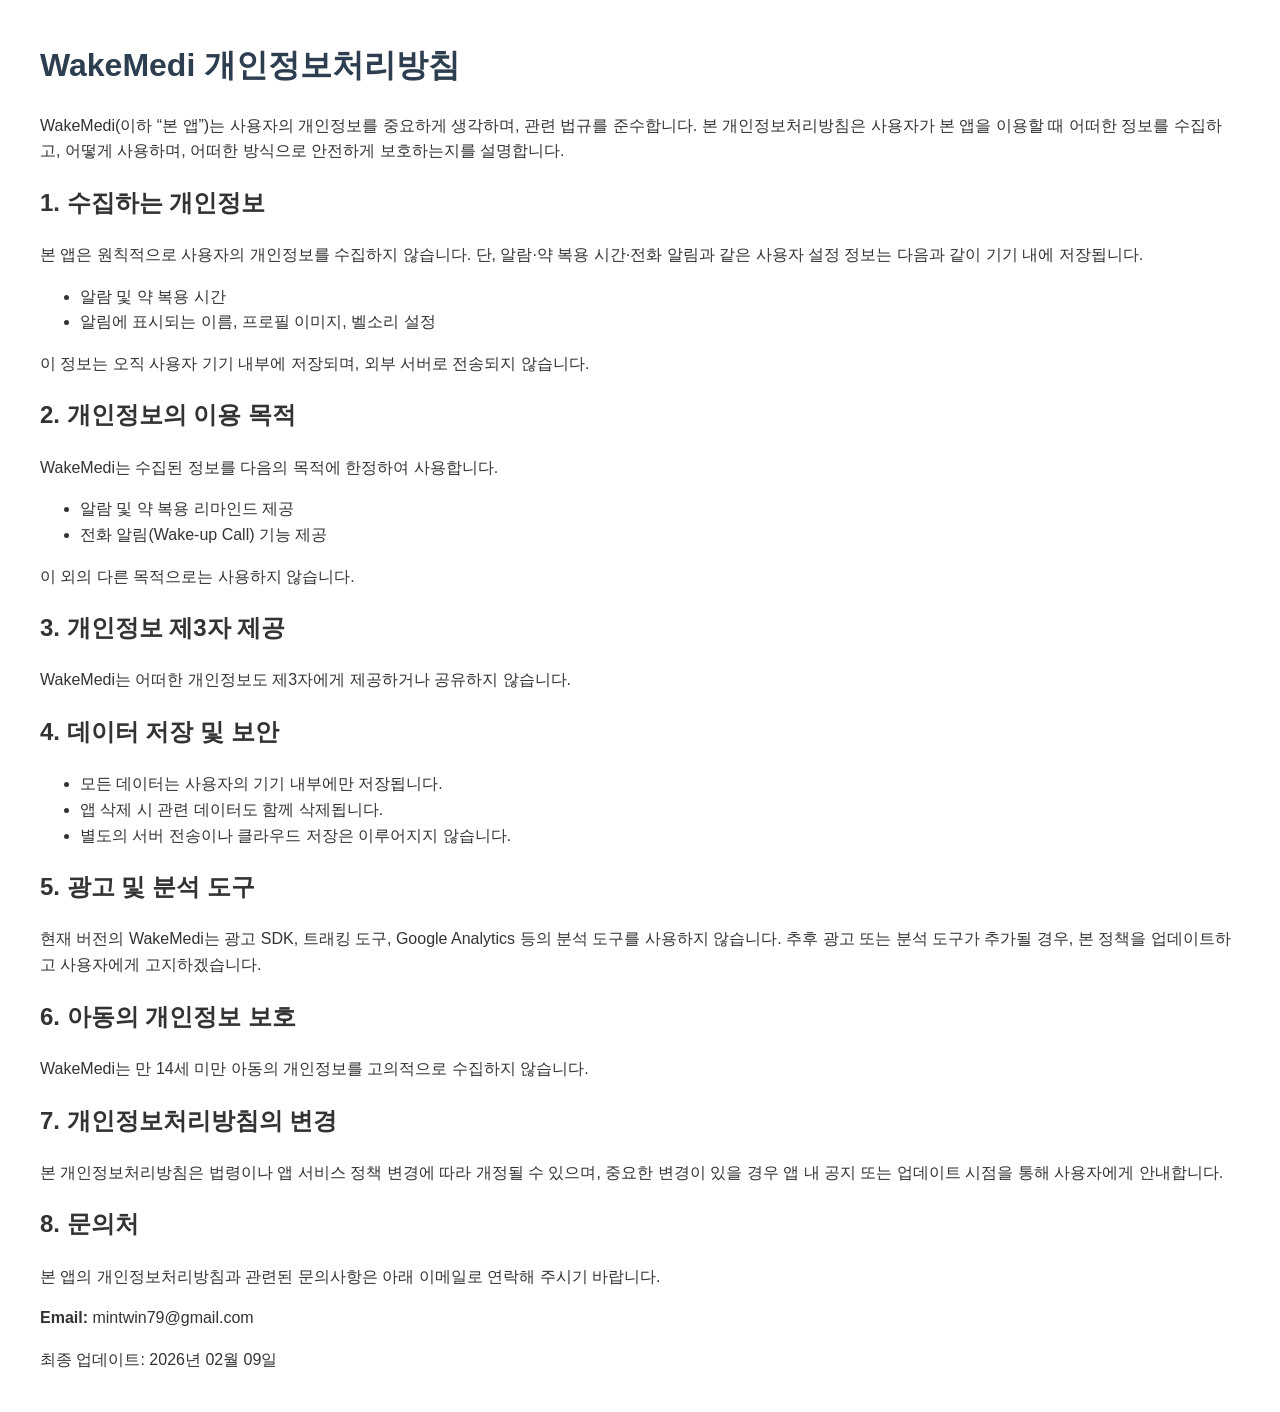
<file: privacy.html>
<!DOCTYPE html>
<html lang="ko">
<head>
  <meta charset="UTF-8" />
  <meta name="viewport" content="width=device-width, initial-scale=1.0" />
  <title>WakeMedi 개인정보처리방침</title>
  <style>
    body { font-family: Arial, sans-serif; line-height: 1.6; margin: 40px; color: #333; }
    h1 { color: #2c3e50; }
    h2 { margin-top: 20px; }
    p { margin-bottom: 12px; }
    ul { margin-bottom: 12px; }
  </style>
</head>
<body>
  <h1>WakeMedi 개인정보처리방침</h1>
  <p>WakeMedi(이하 “본 앱”)는 사용자의 개인정보를 중요하게 생각하며, 관련 법규를 준수합니다. 
  본 개인정보처리방침은 사용자가 본 앱을 이용할 때 어떠한 정보를 수집하고, 어떻게 사용하며, 
  어떠한 방식으로 안전하게 보호하는지를 설명합니다.</p>

  <h2>1. 수집하는 개인정보</h2>
  <p>본 앱은 원칙적으로 사용자의 개인정보를 수집하지 않습니다. 
  단, 알람·약 복용 시간·전화 알림과 같은 사용자 설정 정보는 다음과 같이 기기 내에 저장됩니다.</p>
  <ul>
    <li>알람 및 약 복용 시간</li>
    <li>알림에 표시되는 이름, 프로필 이미지, 벨소리 설정</li>
  </ul>
  <p>이 정보는 오직 사용자 기기 내부에 저장되며, 외부 서버로 전송되지 않습니다.</p>

  <h2>2. 개인정보의 이용 목적</h2>
  <p>WakeMedi는 수집된 정보를 다음의 목적에 한정하여 사용합니다.</p>
  <ul>
    <li>알람 및 약 복용 리마인드 제공</li>
    <li>전화 알림(Wake-up Call) 기능 제공</li>
  </ul>
  <p>이 외의 다른 목적으로는 사용하지 않습니다.</p>

  <h2>3. 개인정보 제3자 제공</h2>
  <p>WakeMedi는 어떠한 개인정보도 제3자에게 제공하거나 공유하지 않습니다.</p>

  <h2>4. 데이터 저장 및 보안</h2>
  <ul>
    <li>모든 데이터는 사용자의 기기 내부에만 저장됩니다.</li>
    <li>앱 삭제 시 관련 데이터도 함께 삭제됩니다.</li>
    <li>별도의 서버 전송이나 클라우드 저장은 이루어지지 않습니다.</li>
  </ul>

  <h2>5. 광고 및 분석 도구</h2>
  <p>현재 버전의 WakeMedi는 광고 SDK, 트래킹 도구, Google Analytics 등의 분석 도구를 사용하지 않습니다. 
  추후 광고 또는 분석 도구가 추가될 경우, 본 정책을 업데이트하고 사용자에게 고지하겠습니다.</p>

  <h2>6. 아동의 개인정보 보호</h2>
  <p>WakeMedi는 만 14세 미만 아동의 개인정보를 고의적으로 수집하지 않습니다.</p>

  <h2>7. 개인정보처리방침의 변경</h2>
  <p>본 개인정보처리방침은 법령이나 앱 서비스 정책 변경에 따라 개정될 수 있으며, 
  중요한 변경이 있을 경우 앱 내 공지 또는 업데이트 시점을 통해 사용자에게 안내합니다.</p>

  <h2>8. 문의처</h2>
  <p>본 앱의 개인정보처리방침과 관련된 문의사항은 아래 이메일로 연락해 주시기 바랍니다.</p>
  <p><strong>Email:</strong> mintwin79@gmail.com</p>

  <p>최종 업데이트: 2026년 02월 09일</p>
</body>
</html>
</file>
